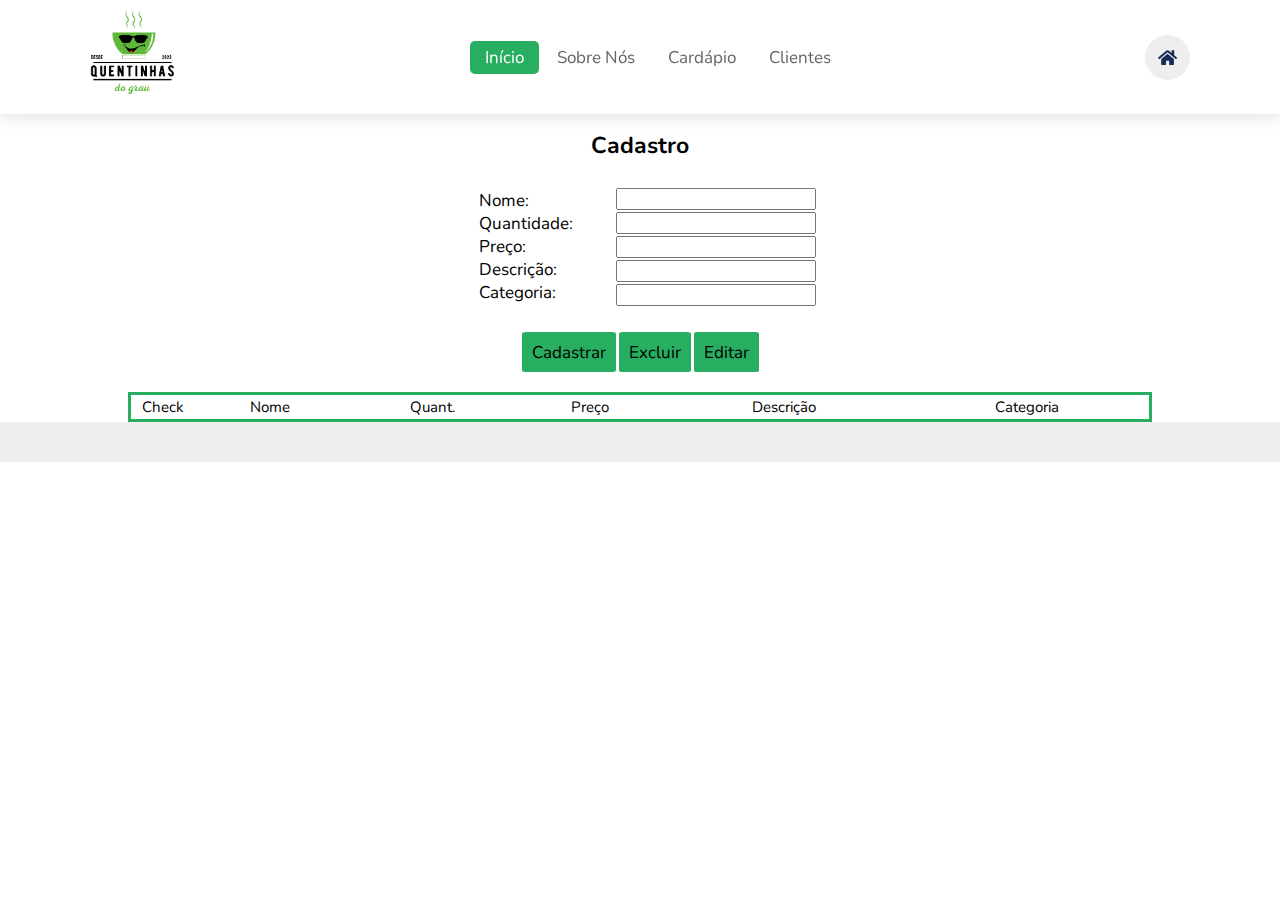
<file: admnist/index.html>
<!DOCTYPE html> 
<html lang="pt-BR">

<head>
    <meta charset='utf-8'>
    <meta http-equiv='X-UA-Compatible' content='IE=edge'>
    <title>Administrador</title>
    <meta name='viewport' content='width=device-width, initial-scale=1'>
    
    <link rel="stylesheet" href="https://unpkg.com/swiper/swiper-bundle.min.css" />

    <!-- font awesome cdn link  -->
    <link rel="stylesheet" href="https://cdnjs.cloudflare.com/ajax/libs/font-awesome/5.15.3/css/all.min.css">

    <link rel="stylesheet" href="css.css">

</head>

<body>

    <header>
        <a href="#" class="logo"><img src="logograu2.png" alt="" class="xxx"> </a>

        <nav class="navbar">
            <a class="active" href="/food website/index.html">Início</a>
            <a href="/food website/index.html">Sobre Nós</a>
            <a href="/food website/index.html">Cardápio</a>
            <a href="/food website/index.html">clientes</a>
        </nav>

        <div class="icons">

            <i class="fas fa-bars" id="menu-bars"></i>
            <a href="#" class="fas fa-home"></a>
            
        </div>
    </header>

    <h1 class="primeiro">Cadastro</h1>
    <div class="inputss-main">
        <div class="labels">
            <label for="nome">Nome:</label><br>
            <label for="qtdd">Quantidade:</label><br>
            <label for="preço">Preço:</label><br>
            <label for="desc">Descrição:</label><br>
            <label for="categoria">Categoria:</label><br>
        </div>
        <div class="inputs">
            <input type="text" id="name" name="nome"><br>
            <input type="number" id="qtd" name="qtdd"><br>
            <input type="number" id="preço" name="preço"><br>
            <input type="text" id="desc" name="desc"><br>
            <input type="text" id="categoria" name="categoria">
        </div>
    </div>
    <div class="botoes">
        <button id="cadastro">Cadastrar</button>
        <button id="excluir">Excluir</button>
        <button id="editar">Editar</button>
    </div>
    <div id="saida" >
        <table  width="100%" height="8%">
            <tr>
                <td width="6%">
                    Check
                </td>
                <td>
                    Nome
                </td>
                <td>
                    Quant.
                </td>
                <td>
                    Preço
                </td>
                <td>
                    Descrição
                </td>
                <td>
                    Categoria
                </td>
            </tr>
        </table>
    </div>
    <section class="menu" id="menu">
    <div class="box-container">

    </div>
</section>
    <script src="script.js"></script>
</body>

</html>
</file>
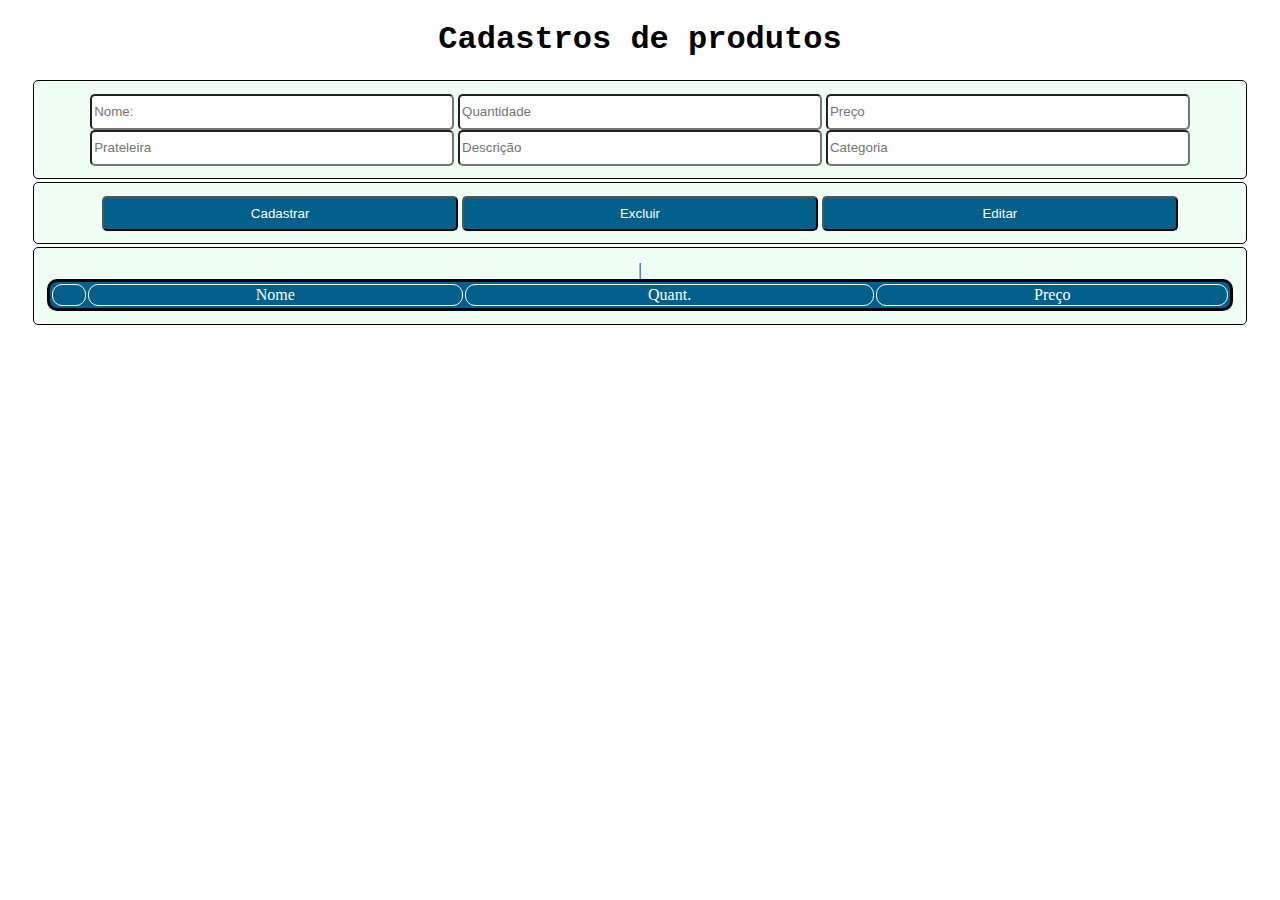
<file: CONTROLE-DE-ESTOQUE/index.html>
<!DOCTYPE html>
<html>
<head>
    <meta charset='utf-8'>
    <meta http-equiv='X-UA-Compatible' content='IE=edge'>
    <title>Aplicação</title>
    <meta name='viewport' content='width=device-width, initial-scale=1'>
    <link rel='stylesheet' type='text/css' media='screen' href='style.css'>
</head>
<body> 
    <h1>Cadastros de produtos</h1>
    <div id="wrap">
        <input type="text" placeholder="Nome:">
        <input type="number" placeholder="Quantidade">
        <input type="text" placeholder="Preço">
        <input type="text" placeholder="Prateleira">
        <input type="text" placeholder="Descrição">
        <input type="text" placeholder="Categoria">
    </div>
    <div id="botoes">
        <button>Cadastrar</button>
        <button>Excluir</button>
        <button>Editar</button>
    </div>
    <div id="saida">
        |<table  border="0" width="100%" height="5%">
            <tr>
                <td width="30px">
                </td>
                <td>
                    Nome
                </td>
                <td>
                    Quant.
                </td>
                <td>
                    Preço
                </td>
            </tr>
        </table>
    </div>
    <script src="script.js"></script>
</body>
</html>
</file>
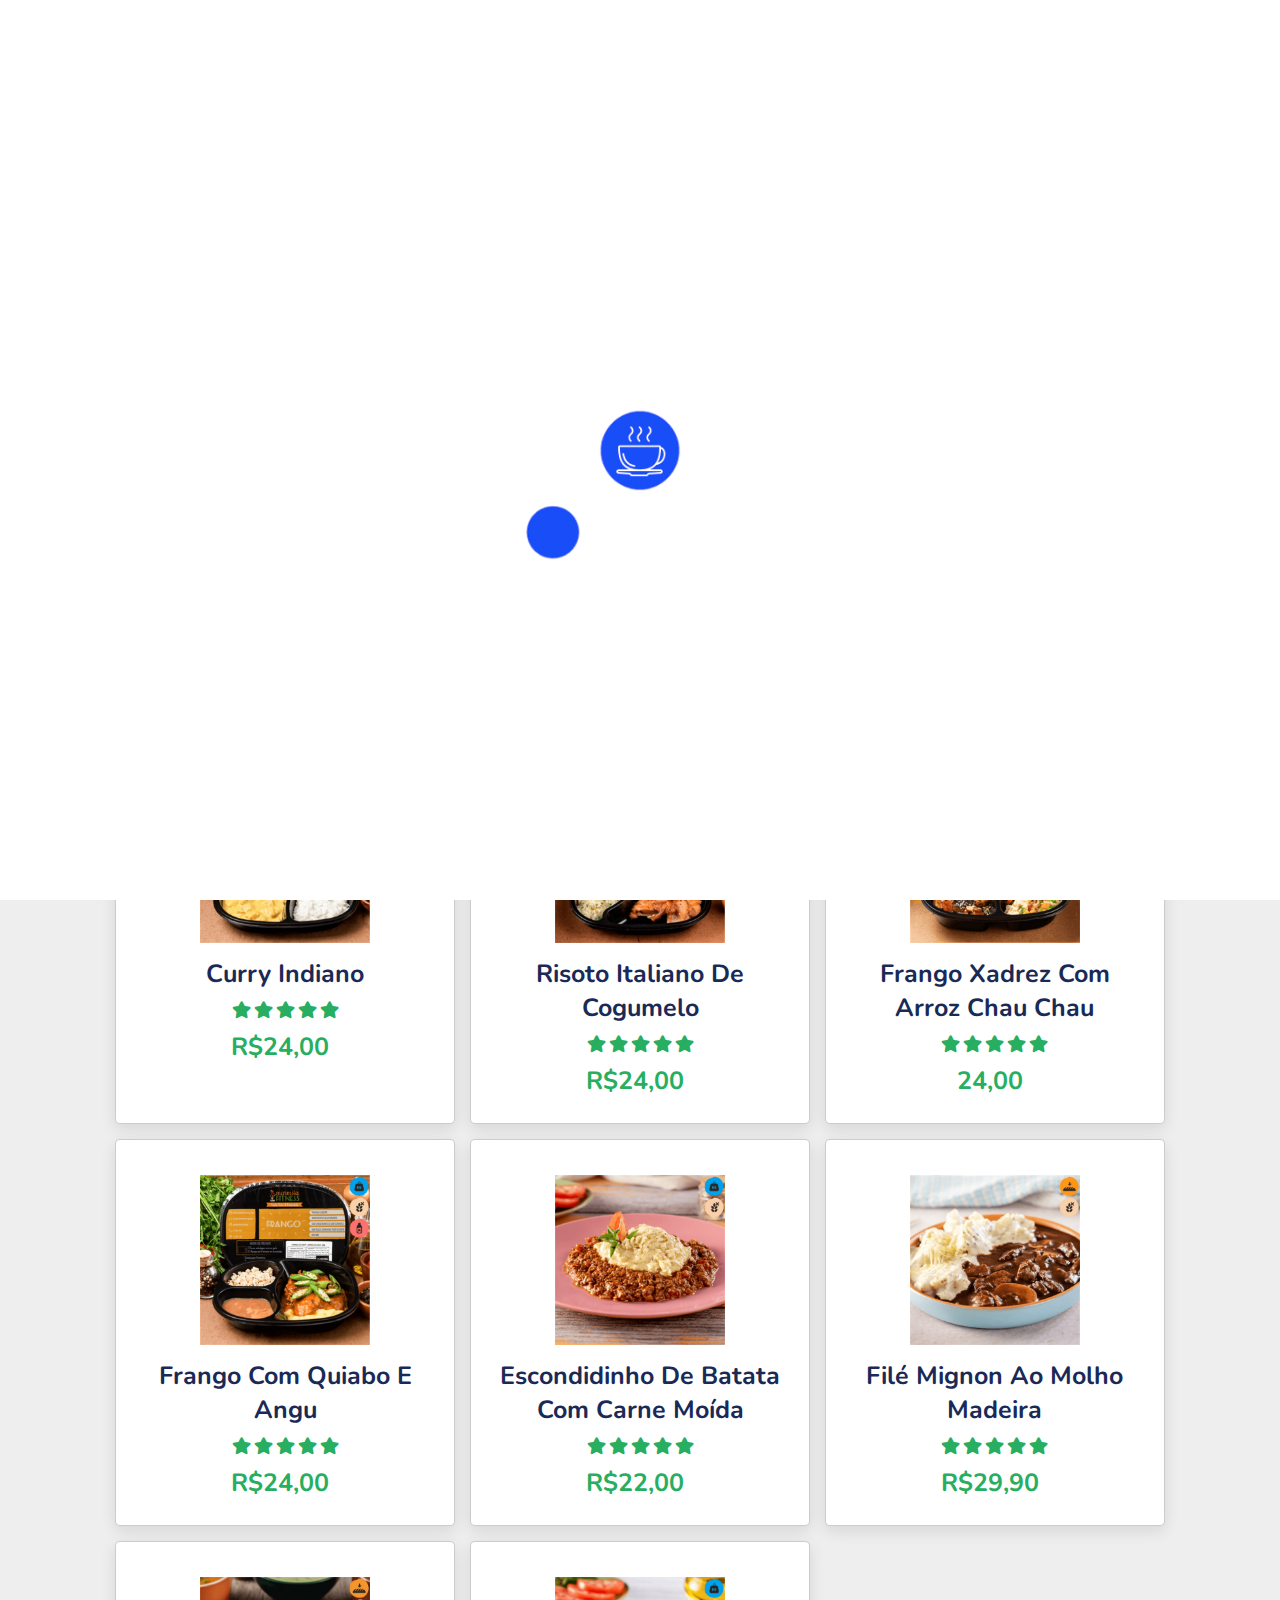
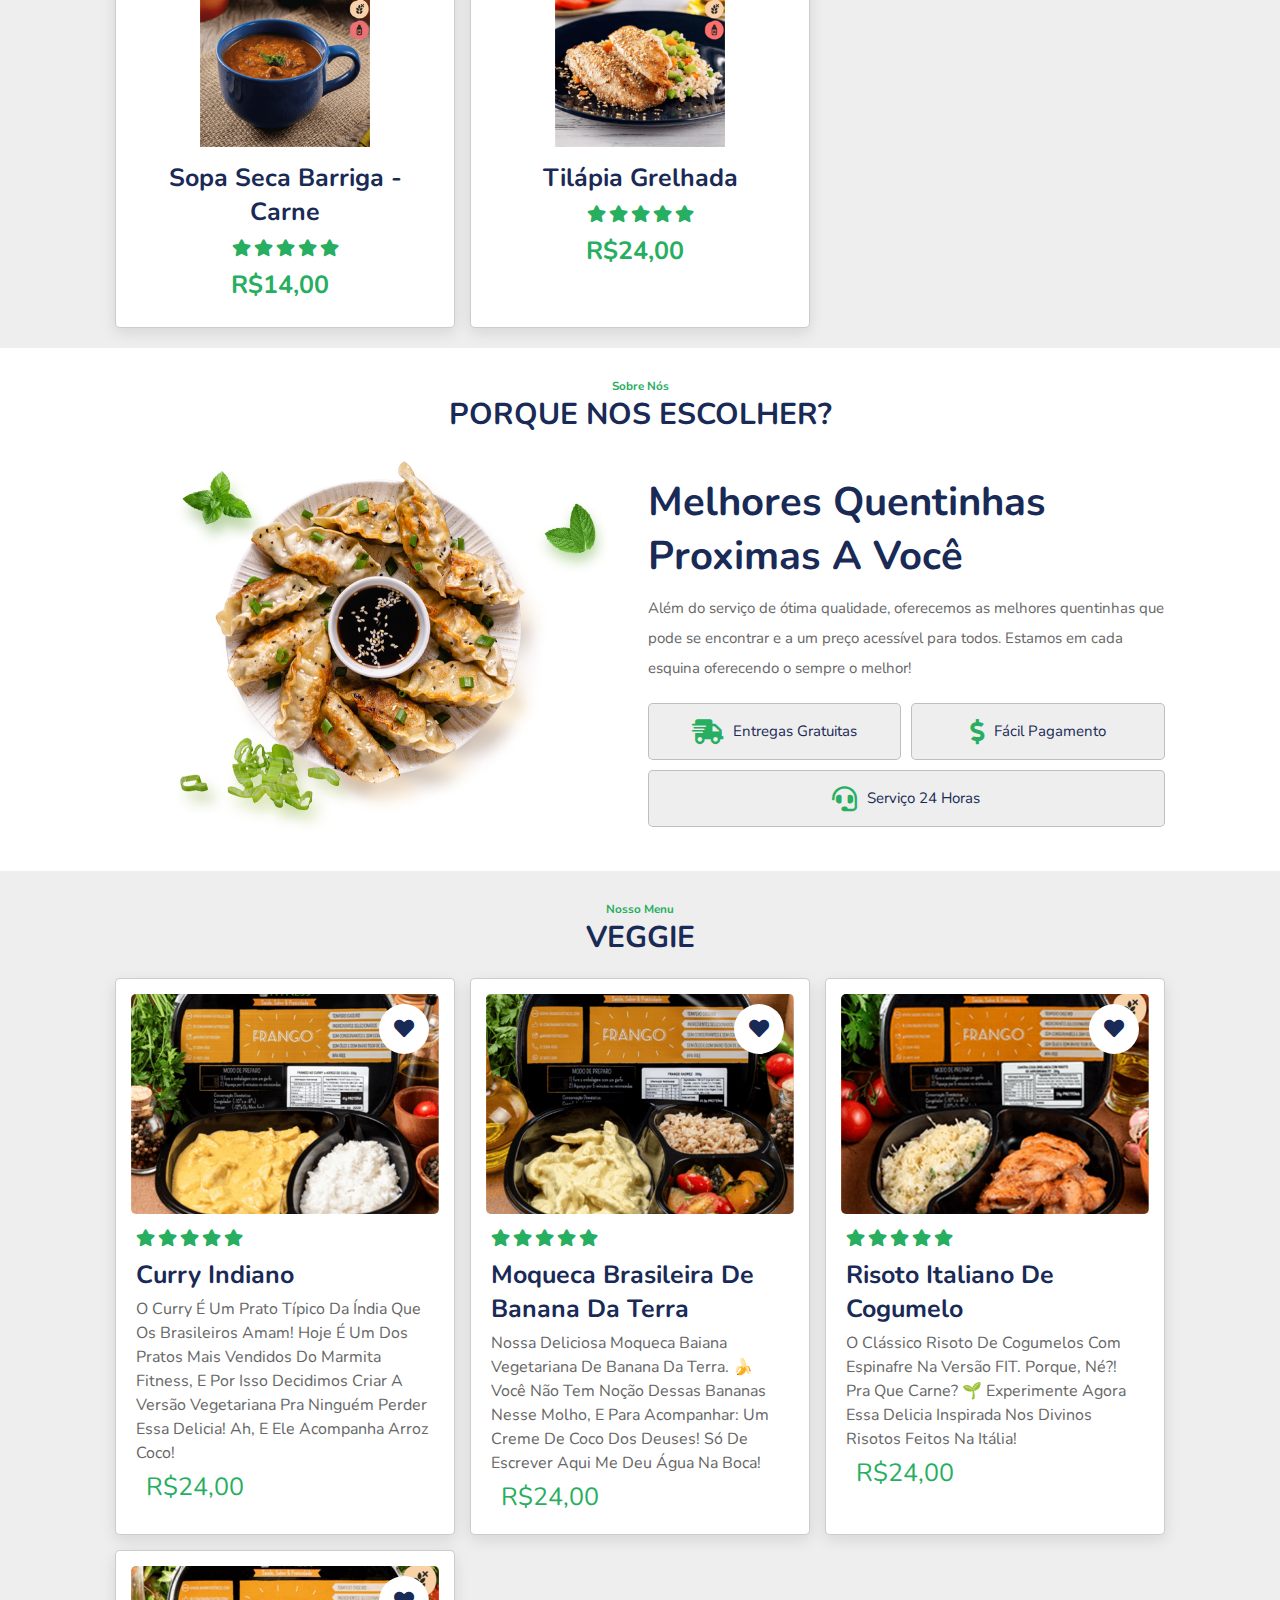
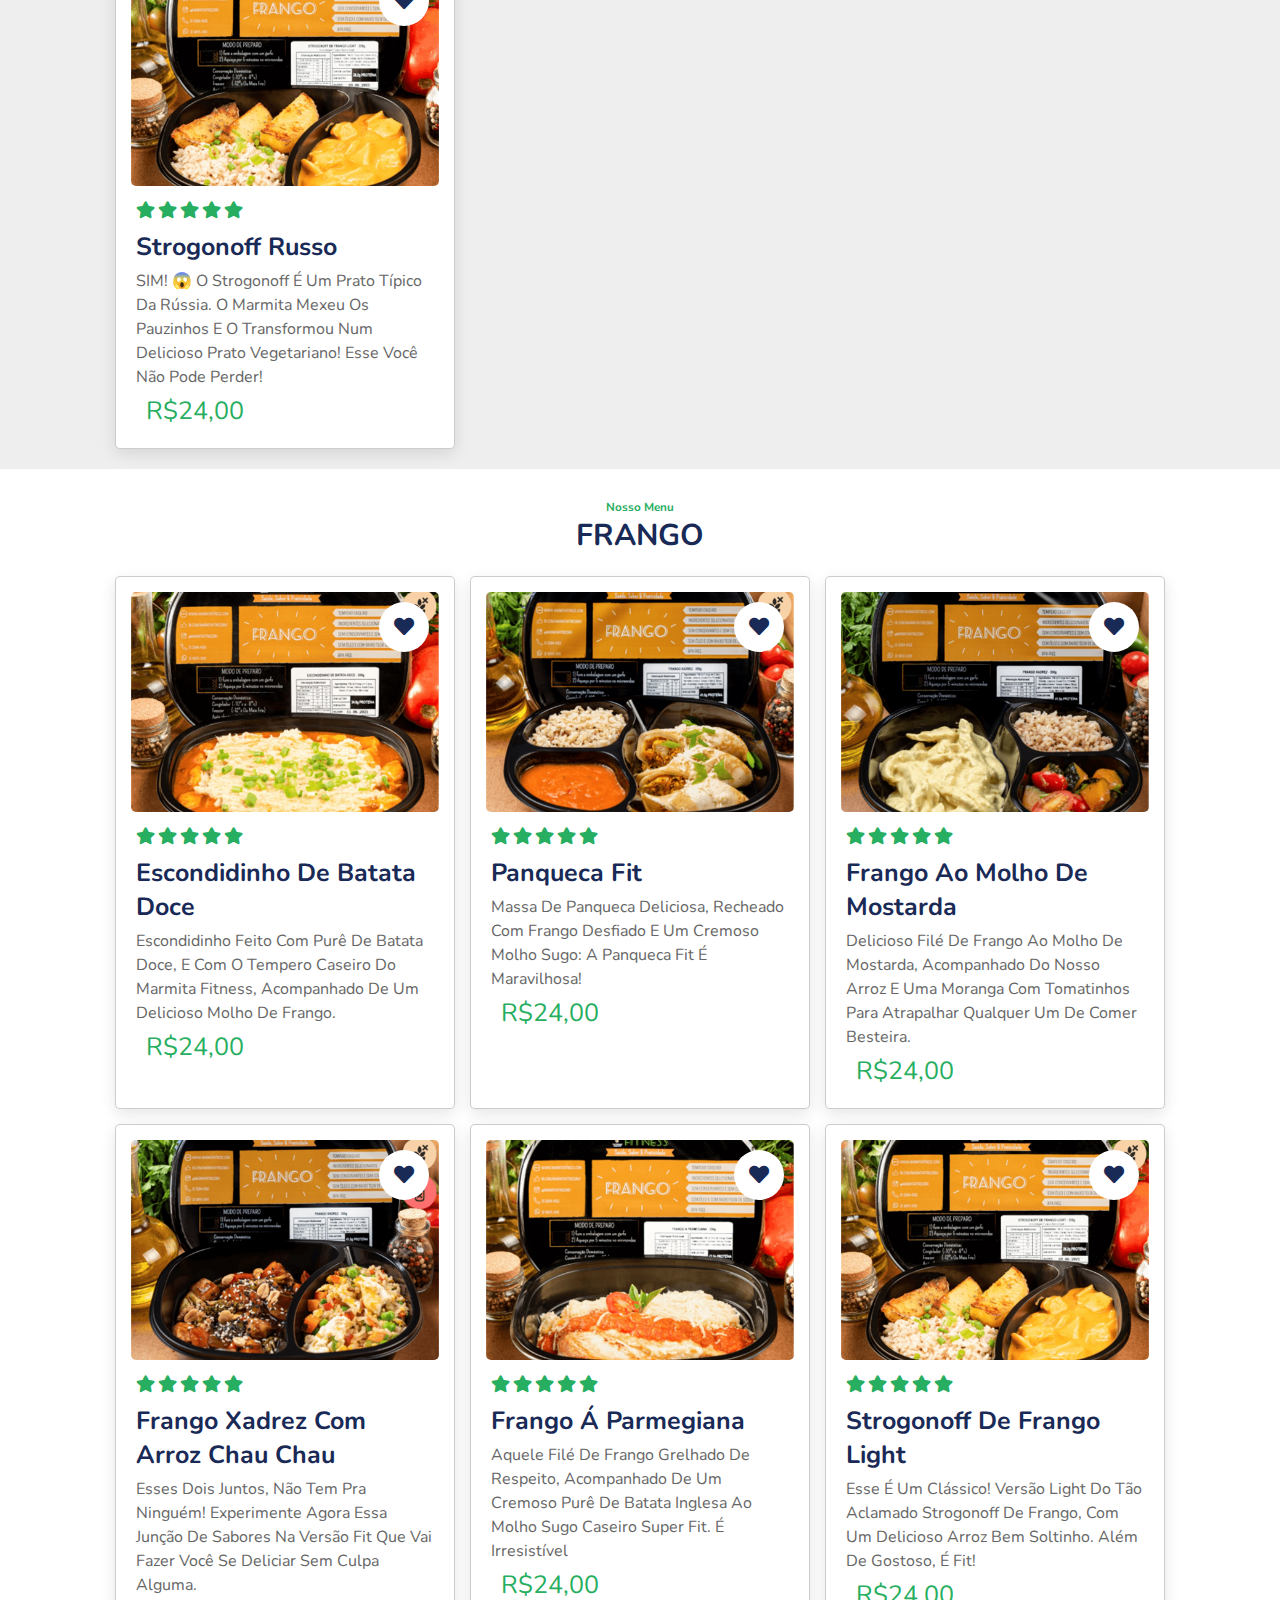
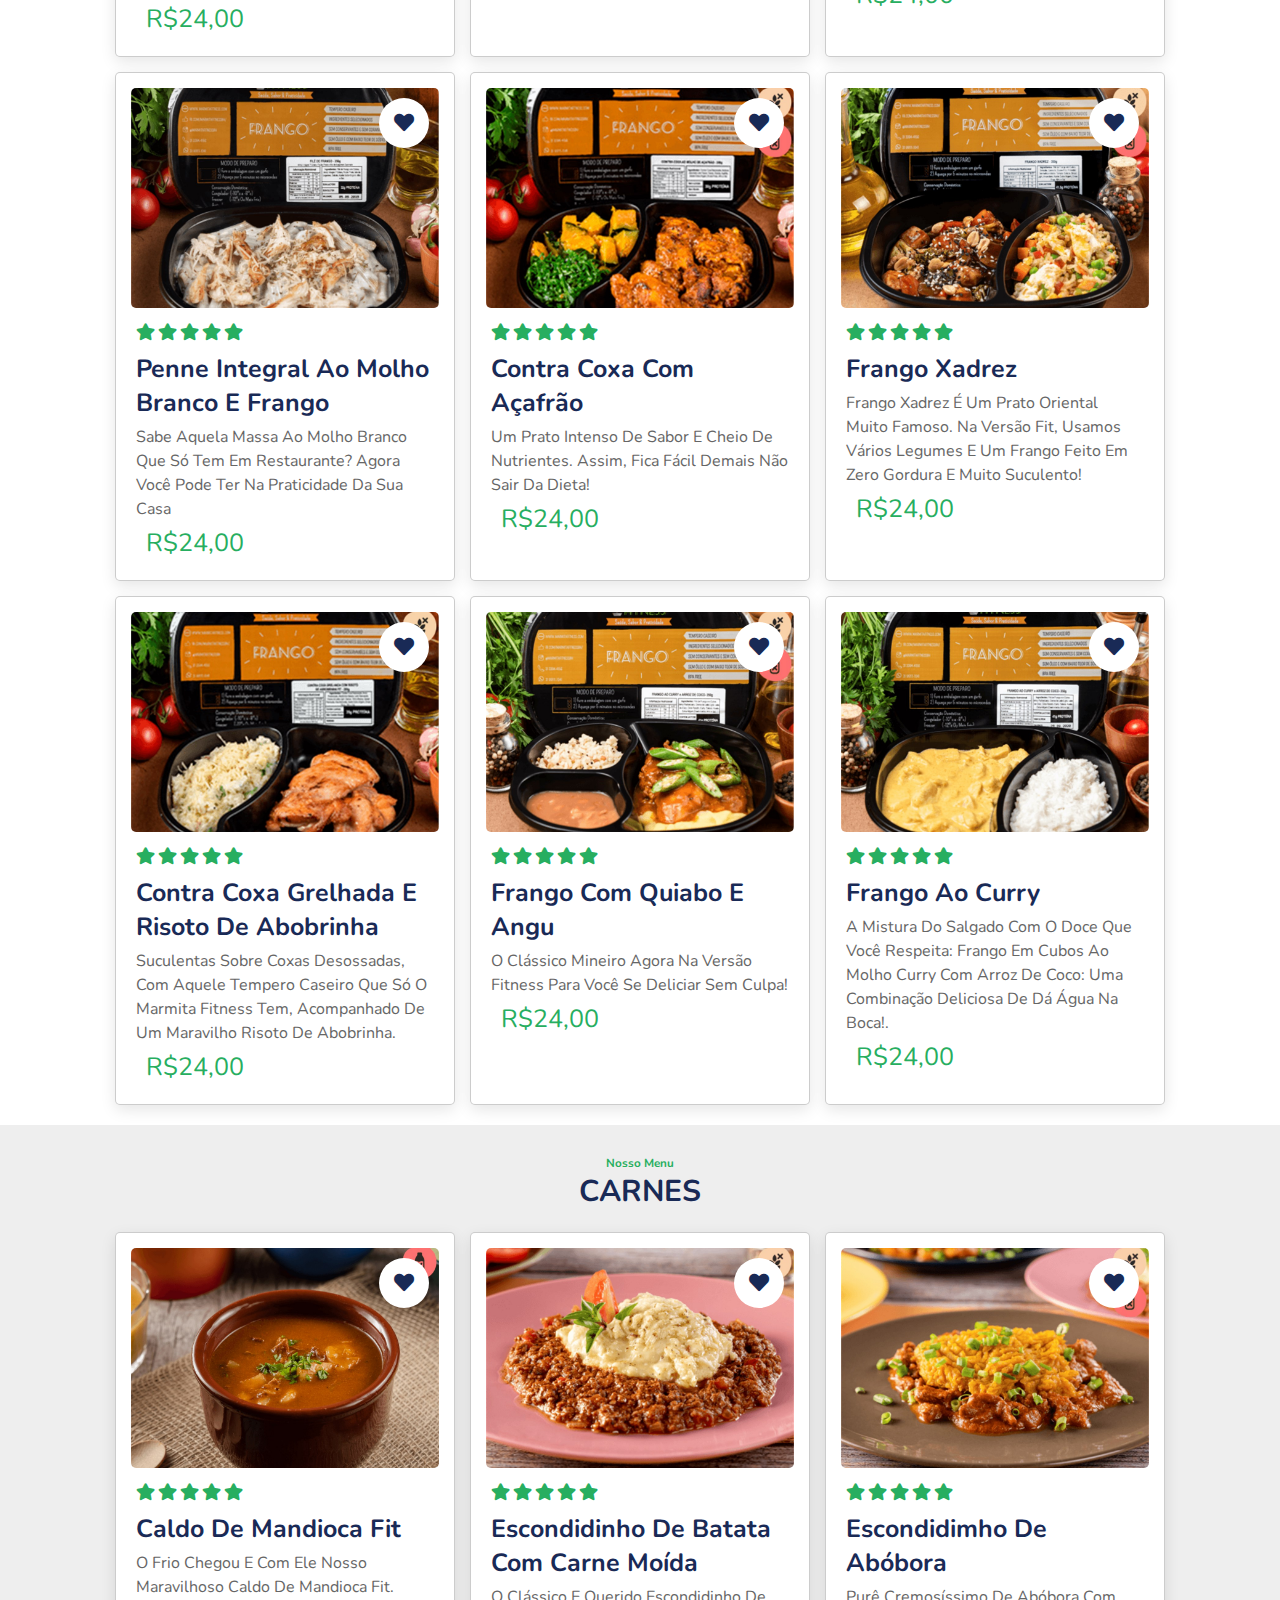
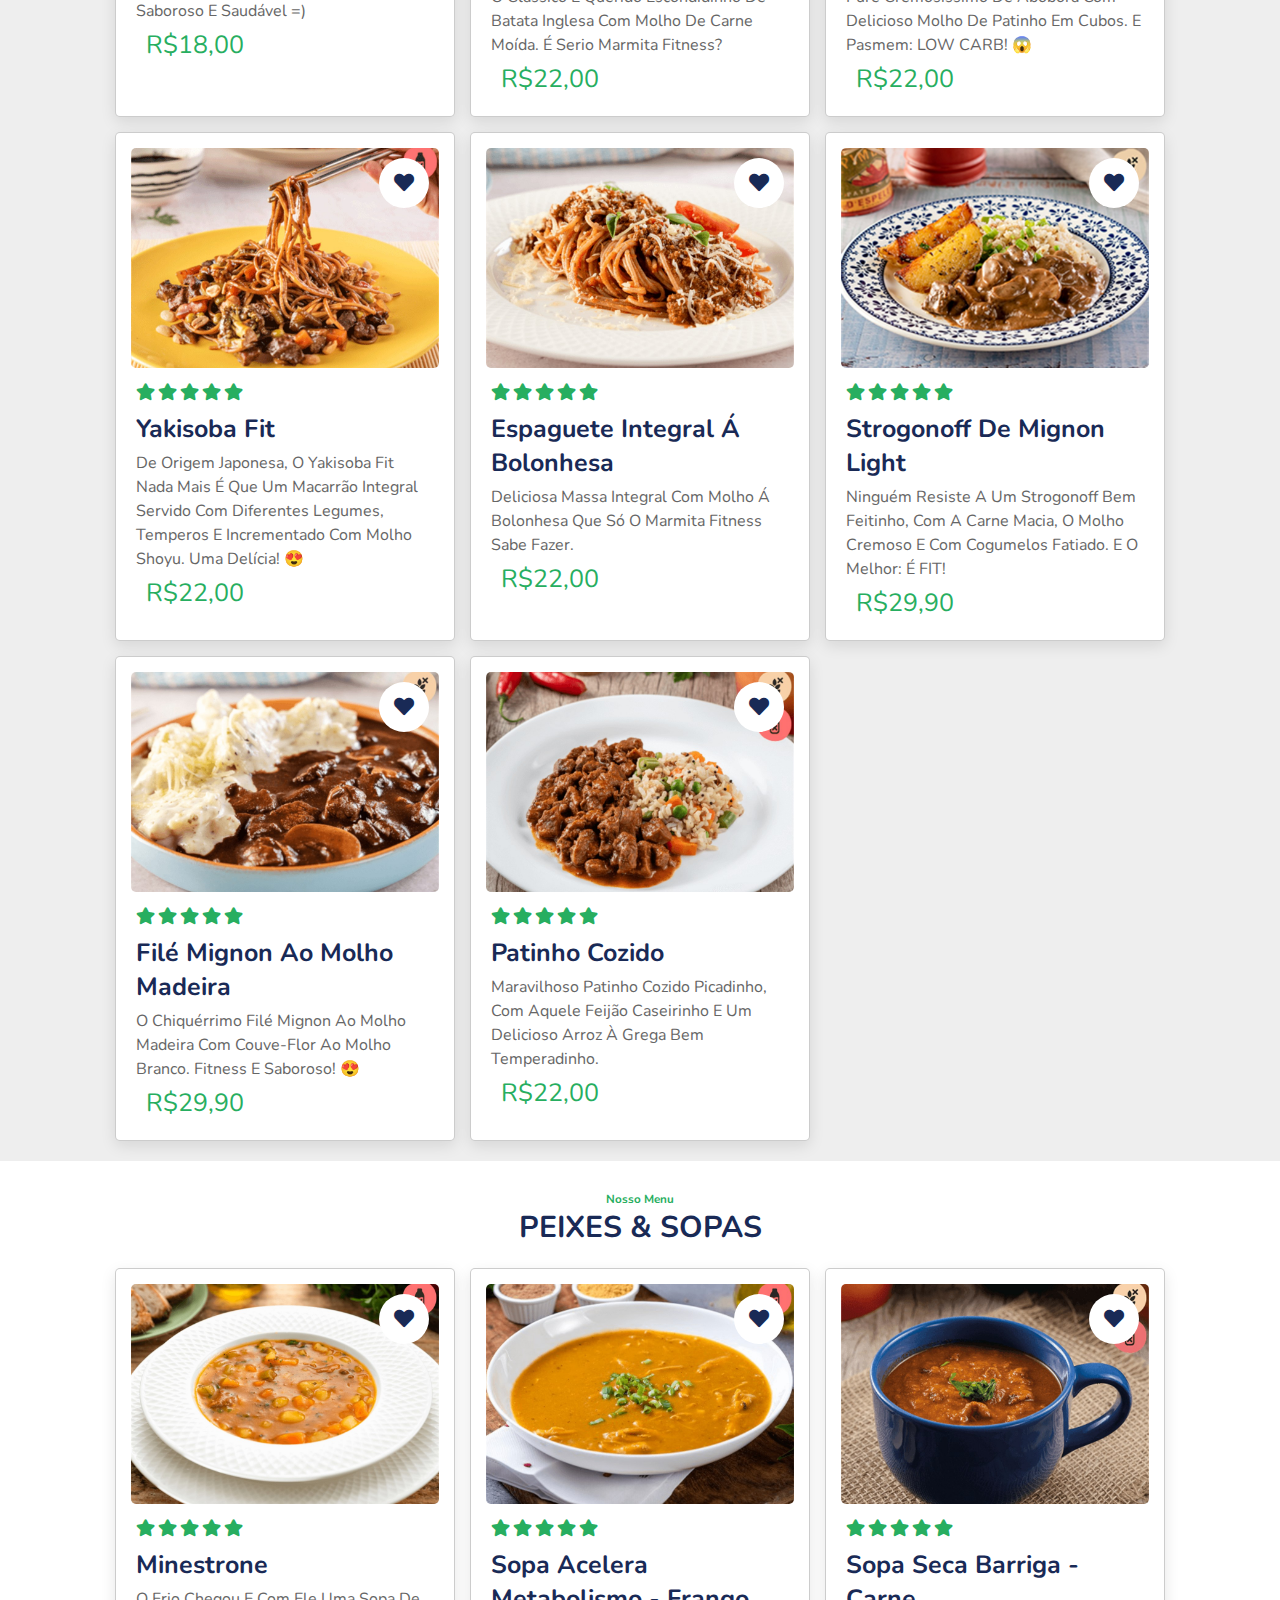
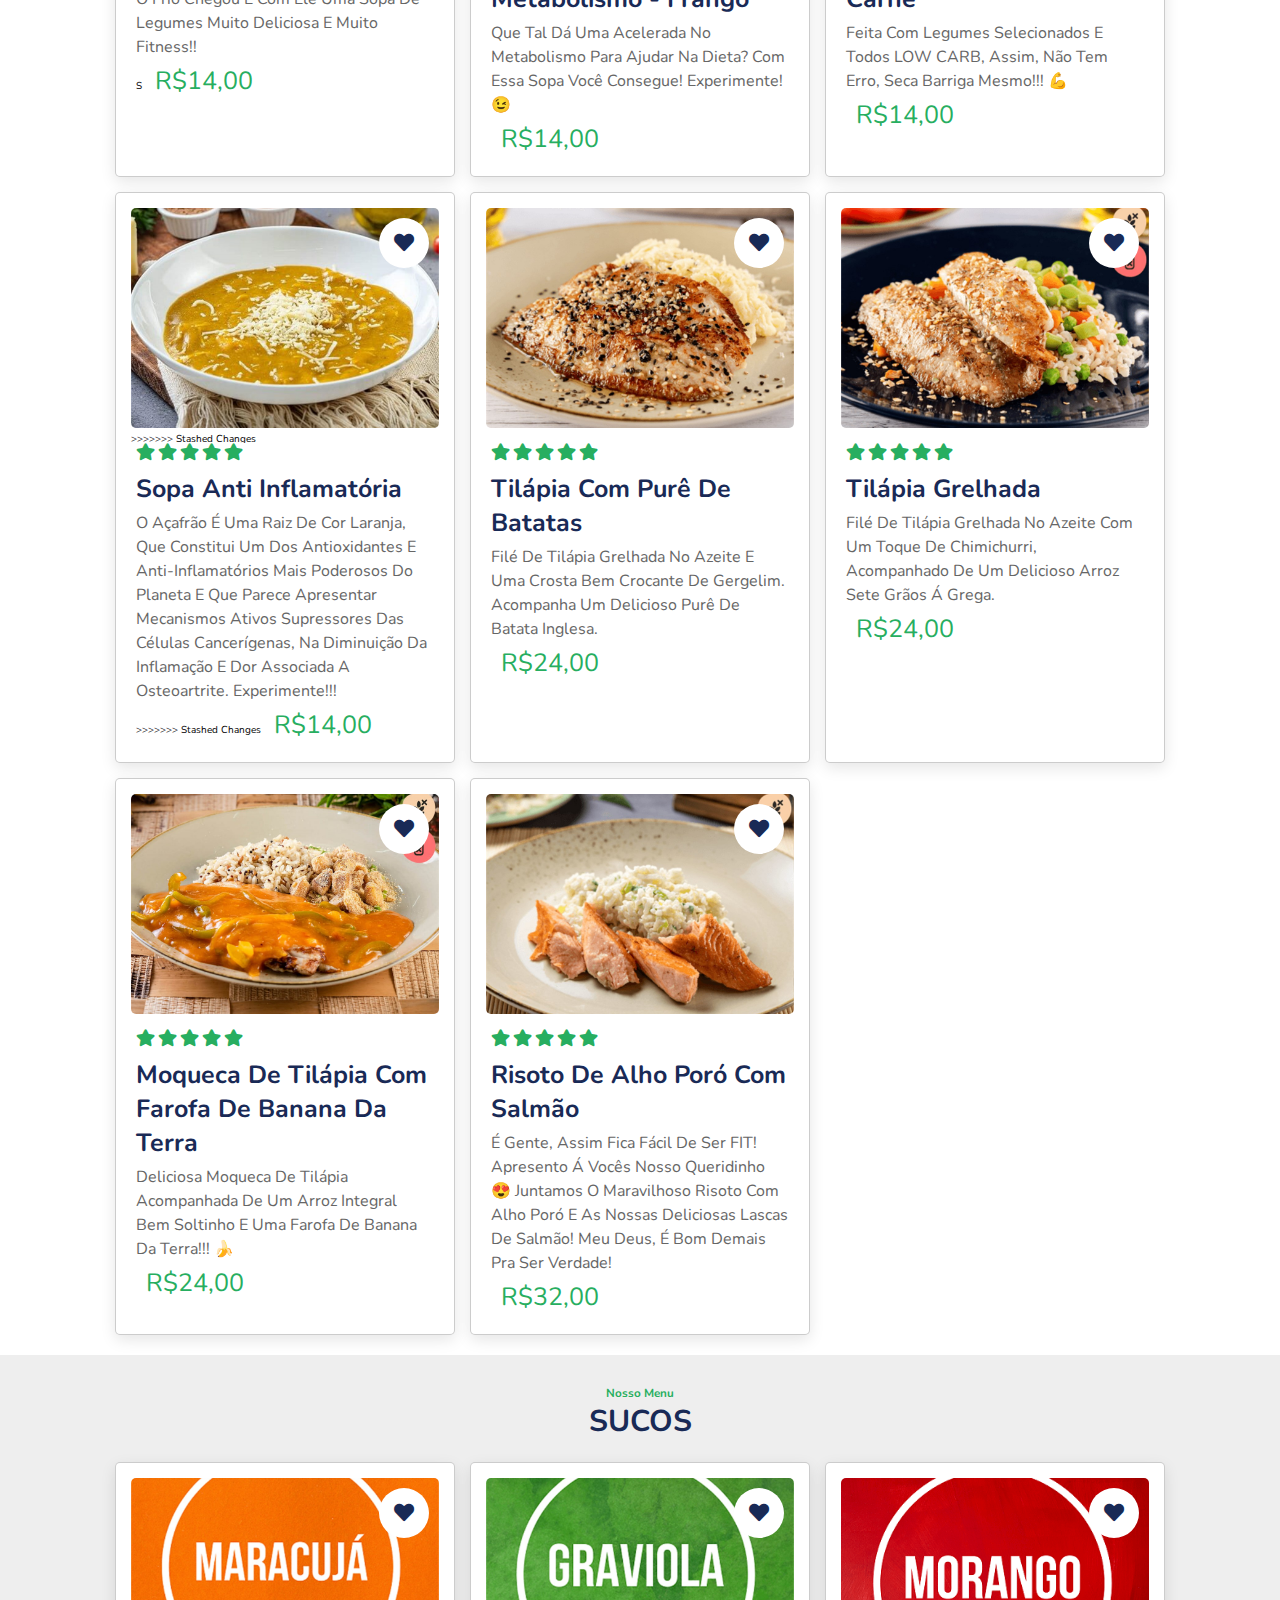
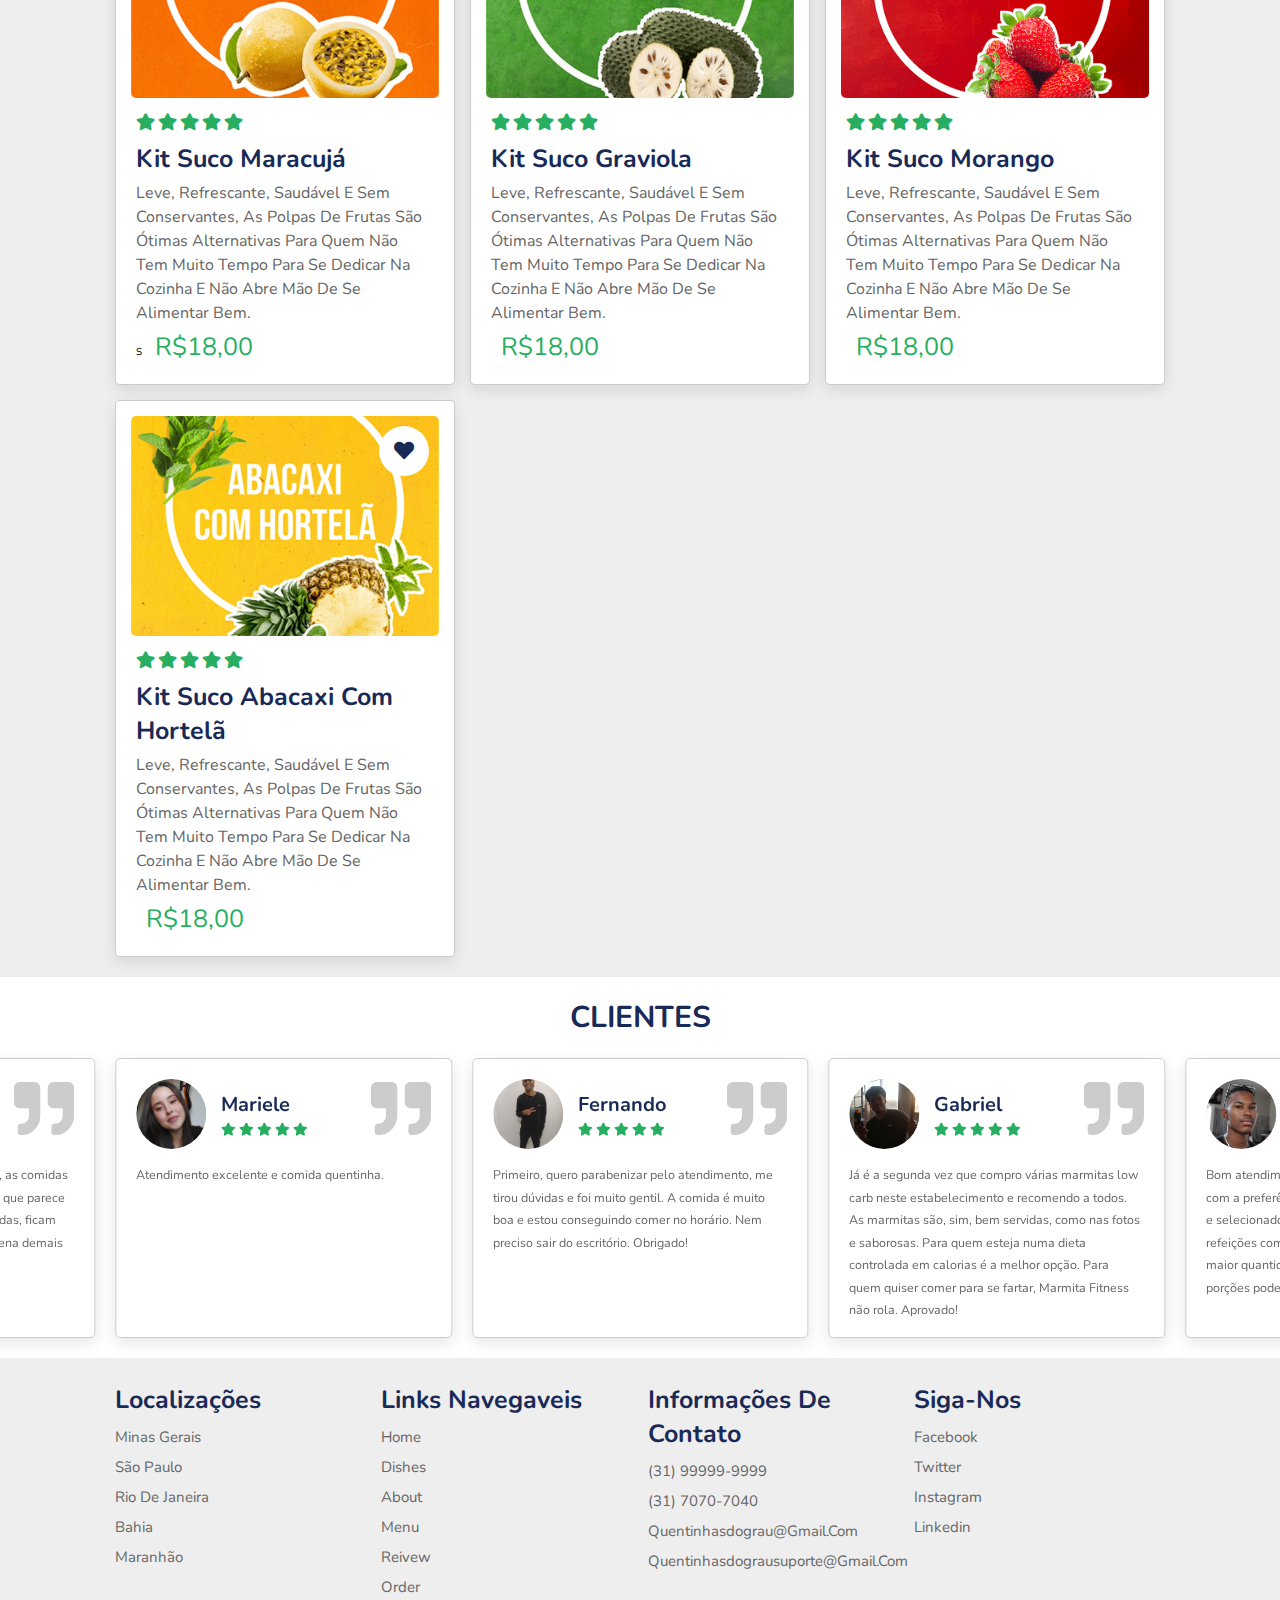
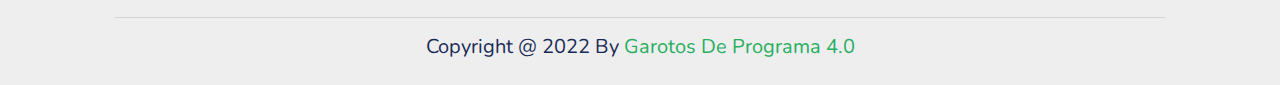
<file: food website/index.html>
<!DOCTYPE html>
<html lang="pt-BR">
 
<head>
    <meta charset="UTF-8">
    <meta http-equiv="X-UA-Compatible" content="IE=edge">
    <meta name="viewport" content="width=device-width, initial-scale=1.0">
    <title>Complete Responsive Food Website Design Tutorial</title>

    <link rel="stylesheet" href="https://unpkg.com/swiper/swiper-bundle.min.css" />

    <!-- font awesome cdn link  -->
    <link rel="stylesheet" href="https://cdnjs.cloudflare.com/ajax/libs/font-awesome/5.15.3/css/all.min.css">

    <!-- custom css file link  -->
    <link rel="stylesheet" href="css/style.css">
    <link rel="stylesheet" href="css/login.css">

</head>

<body>

    <!-- header section starts      -->

    <header>

        <a href="#" class="logo"><img src="/food website/images/logograu2.png" alt="" class="xxx"> </a>

        <nav class="navbar">
            <a class="active" href="#home">Início</a>

            <a href="#about">Sobre Nós</a>
            <a href="#menu">Cardápio</a>
            <a href="#review">clientes</a>

        </nav>

        <div class="icons">
            <i class="fas fa-bars" id="menu-bars"></i>
            <i class="fas fa-search" id="search-icon"></i>
            <a href="#" class="fas fa-home"></a>
            <button onclick="document.getElementById('janela').style.display='block'" style="width:auto;">
                <b class="">Entrar</b>
            </button>


            <!-- Modal -->
 
        </div>
        <div id="janela" class="modal">
            <form class="modal-content animate" action="" method="post">
                <div class="imgcontainer">
                    <span onclick="document.getElementById('janela').style.display='none'" class="close"
                        title="Close Modal">&times;
                    </span>
                    <img src="/food website/images/logograu2.png" alt="Avatar" class="avatar">
                </div>
                <div class="container">
                    <label for="uname"><b>Administrador</b></label><br>
                    <input type="text" id="name" placeholder="Administrador" name="uname" required><br>
                    <label for="psw"><b>Código</b></label><br>
                    <input type="password" id="senha" placeholder="123" name="psw" required><br>
                    <input class="buttom-form" id="cadastro" type="submit" value="Entrar">

                </div>
            </form>
        </div>

    </header>



    <!-- header section ends-->

    <!-- search form  -->

    <form action="" id="search-form">
        <input type="search" placeholder="pesquise aqui" name="" id="search-box">
        <label for="search-box" class="fas fa-search"></label>
        <i class="fas fa-times" id="close"></i>
    </form>

    <!-- home section starts  -->

    <section class="home" id="home">

        <div class="swiper-container home-slider">

            <div class="swiper-wrapper wrapper">

                <div class="swiper-slide slide">
                    <div class="content">

                        <h3>Marmita Veggie</h3>
                        <p>O veganismo não é uma simples dieta, é um estilo de vida! A culinária vegana é saborosa,
                            variada e visualmente linda. Aproveite nosso cardápio variado!</p>

                    </div>
                    <div class="image">
                        <img src="images/saldavee-alho.png" alt="">
                    </div>
                </div>

                <div class="swiper-slide slide">
                    <div class="content">

                        <h3>Marmita Fitness</h3>
                        <p>Imagina você conseguir comer uma comida gostosa, saudável, sem glúten, sem lactose, sem ter
                            trabalho de fazer, em qualquer lugar e a um preço maravilhoso?</p>

                    </div>
                    <div class="image">
                        <img src="images/mulher.png" alt="">
                    </div>
                </div>

                <div class="swiper-slide slide">
                    <div class="content">

                        <h3>Sucos Naturais</h3>
                        <p>Já imaginou se deliciar com os mais diversos sabores de sucos naturais, como se tivesse
                            colhido cada fruta direto do pé?! Com a Quentinhas do Grau, você garante isso e muito mais!
                        </p>

                    </div>
                    <div class="image">
                        <img src="images/img-s2.png" alt="">
                    </div>
                </div>

            </div>

            <div class="swiper-pagination"></div>

        </div>

    </section>

    <!-- home section ends -->

    <!-- dishes section starts  -->

    <section class="dishes" id="dishes">

        <h3 class="sub-heading"> Mais Vendidos </h3>
        <h1 class="heading"> Destaques da semana </h1>

        <div class="box-container">

            <div class="box">
                <a href="#" class="fas fa-heart"></a>
                <a href="#" class="fas fa-eye"></a>
                <img src="images/frango//curry.jpeg" alt="">
                <h3>Curry Indiano</h3>
                <div class="stars">
                    <i class="fas fa-star"></i>
                    <i class="fas fa-star"></i>
                    <i class="fas fa-star"></i>
                    <i class="fas fa-star"></i>
                    <i class="fas fa-star"></i>
                </div>
                <span>R$24,00</span>

            </div>
            <div class="box">
                <a href="#" class="fas fa-heart"></a>
                <a href="#" class="fas fa-eye"></a>
                <img src="images/frango/risoto.jpeg" alt="">
                <h3>Risoto Italiano de Cogumelo</h3>
                <div class="stars">
                    <i class="fas fa-star"></i>
                    <i class="fas fa-star"></i>
                    <i class="fas fa-star"></i>
                    <i class="fas fa-star"></i>
                    <i class="fas fa-star"></i>
                </div>
                <span>R$24,00</span>

            </div>
            <div class="box">
                <a href="#" class="fas fa-heart"></a>
                <a href="#" class="fas fa-eye"></a>
                <img src="images/frango/frango-xadrez.jpeg" alt="">
                <h3>Frango Xadrez com Arroz Chau Chau</h3>
                <div class="stars">
                    <i class="fas fa-star"></i>
                    <i class="fas fa-star"></i>
                    <i class="fas fa-star"></i>
                    <i class="fas fa-star"></i>
                    <i class="fas fa-star"></i>
                </div>
                <span>24,00</span>

            </div>

            <div class="box">
                <a href="#" class="fas fa-heart"></a>
                <a href="#" class="fas fa-eye"></a>
                <img src="images/frango/quiabo.jpeg" alt="">
                <h3>Frango com Quiabo e Angu</h3>
                <div class="stars">
                    <i class="fas fa-star"></i>
                    <i class="fas fa-star"></i>
                    <i class="fas fa-star"></i>
                    <i class="fas fa-star"></i>
                    <i class="fas fa-star"></i>
                </div>
                <span>R$24,00</span>

            </div>

            <div class="box">
                <a href="#" class="fas fa-heart"></a>
                <a href="#" class="fas fa-eye"></a>
                <img src="images/Carnes/Escondidinho-de-Batata.jpeg" alt="">
                <h3>Escondidinho de batata com carne moída</h3>
                <div class="stars">
                    <i class="fas fa-star"></i>
                    <i class="fas fa-star"></i>
                    <i class="fas fa-star"></i>
                    <i class="fas fa-star"></i>
                    <i class="fas fa-star"></i>
                </div>
                <span>R$22,00</span>

            </div>

            <div class="box">
                <a href="#" class="fas fa-heart"></a>
                <a href="#" class="fas fa-eye"></a>
                <img src="images/Carnes/File-mignon-madeira.jpeg" alt="">
                <h3>Filé Mignon ao Molho Madeira</h3>
                <div class="stars">
                    <i class="fas fa-star"></i>
                    <i class="fas fa-star"></i>
                    <i class="fas fa-star"></i>
                    <i class="fas fa-star"></i>
                    <i class="fas fa-star"></i>
                </div>
                <span>R$29,90</span>

            </div>

            <div class="box">
                <a href="#" class="fas fa-heart"></a>
                <a href="#" class="fas fa-eye"></a>
                <img src="images/Peixe-Sopa/sopa-seca.jpeg" alt="">
                <h3>Sopa Seca Barriga - Carne</h3>
                <div class="stars">
                    <i class="fas fa-star"></i>
                    <i class="fas fa-star"></i>
                    <i class="fas fa-star"></i>
                    <i class="fas fa-star"></i>
                    <i class="fas fa-star"></i>
                </div>
                <span>R$14,00</span>

            </div>

            <div class="box">
                <a href="#" class="fas fa-heart"></a>
                <a href="#" class="fas fa-eye"></a>
                <img src="images/Peixe-Sopa/tilapia-grelhada.jpeg" alt="">
                <h3>Tilápia Grelhada</h3>
                <div class="stars">
                    <i class="fas fa-star"></i>
                    <i class="fas fa-star"></i>
                    <i class="fas fa-star"></i>
                    <i class="fas fa-star"></i>
                    <i class="fas fa-star"></i>
                </div>
                <span>R$24,00</span>

            </div>

        </div>

    </section>

    <!-- dishes section ends -->

    <!-- about section starts  -->

    <section class="about" id="about">

        <h3 class="sub-heading"> sobre nós </h3>
        <h1 class="heading"> porque nos escolher? </h1>

        <div class="row">

            <div class="image">
                <img src="images/about-img.png" alt="">
            </div>

            <div class="content">
                <h3>Melhores quentinhas proximas a você</h3>
                <p>Além do serviço de ótima qualidade, oferecemos as melhores quentinhas que pode se encontrar e a um
                    preço acessível para todos. Estamos em cada esquina oferecendo o sempre o melhor!</p>
                <div class="icons-container">
                    <div class="icons">
                        <i class="fas fa-shipping-fast"></i>
                        <span>entregas gratuitas</span>
                    </div>
                    <div class="icons">
                        <i class="fas fa-dollar-sign"></i>
                        <span>fácil pagamento</span>
                    </div>
                    <div class="icons">
                        <i class="fas fa-headset"></i>
                        <span>serviço 24 horas</span>
                    </div>
                </div>
            </div>

        </div>

    </section>

    <!-- about section ends -->

    <!-- menu section starts  -->

    <section class="menu" id="menu">

        <h3 class="sub-heading"> Nosso menu </h3>
        <h1 class="heading"> Veggie </h1>

        <div class="box-container">

            <div class="box">
                <div class="image">
                    <img src="images/frango//curry.jpeg" alt="">
                    <a href="#" class="fas fa-heart"></a>
                </div>
                <div class="content">
                    <div class="stars">
                        <i class="fas fa-star"></i>
                        <i class="fas fa-star"></i>
                        <i class="fas fa-star"></i>
                        <i class="fas fa-star"></i>
                        <i class="fas fa-star"></i>
                    </div>
                    <h3>Curry Indiano </h3>
                    <p>O Curry é um prato típico da Índia que os brasileiros amam!
                        Hoje é um dos pratos mais vendidos do Marmita Fitness, e por isso decidimos criar a versão
                        vegetariana pra ninguém perder essa delicia!
                        Ah, e ele acompanha arroz coco!</p>

                    <span class="price">R$24,00</span>
                </div>
            </div>

            <div class="box">
                <div class="image">
                    <img src="images/frango/molho de mostarda.jpeg" alt="">
                    <a href="#" class="fas fa-heart"></a>
                </div>
                <div class="content">
                    <div class="stars">
                        <i class="fas fa-star"></i>
                        <i class="fas fa-star"></i>
                        <i class="fas fa-star"></i>
                        <i class="fas fa-star"></i>
                        <i class="fas fa-star"></i>
                    </div>
                    <h3>Moqueca Brasileira de Banana da Terra</h3>
                    <p>Nossa deliciosa Moqueca Baiana Vegetariana de Banana da Terra. 🍌 Você não tem noção dessas
                        bananas nesse molho, e para acompanhar: um creme de coco dos deuses! Só de escrever aqui me deu
                        água na boca! </p>

                    <span class="price">R$24,00</span>
                </div>
            </div>
            <div class="box">
                <div class="image">
                    <img src="images/frango/risoto.jpeg" alt="">
                    <a href="#" class="fas fa-heart"></a>
                </div>
                <div class="content">
                    <div class="stars">
                        <i class="fas fa-star"></i>
                        <i class="fas fa-star"></i>
                        <i class="fas fa-star"></i>
                        <i class="fas fa-star"></i>
                        <i class="fas fa-star"></i>
                    </div>
                    <h3>Risoto Italiano de Cogumelo</h3>
                    <p>O clássico Risoto de Cogumelos com espinafre na versão FIT. Porque, né?! Pra que carne? 🌱
                        Experimente agora essa delicia inspirada nos divinos risotos feitos na Itália!</p>

                    <span class="price">R$24,00</span>
                </div>
            </div>
            <div class="box">
                <div class="image">
                    <img src="images/frango/strogonoff].jpeg" alt="">
                    <a href="#" class="fas fa-heart"></a>
                </div>
                <div class="content">
                    <div class="stars">
                        <i class="fas fa-star"></i>
                        <i class="fas fa-star"></i>
                        <i class="fas fa-star"></i>
                        <i class="fas fa-star"></i>
                        <i class="fas fa-star"></i>
                    </div>
                    <h3>Strogonoff Russo </h3>
                    <p>SIM! 😱 O Strogonoff é um prato típico da Rússia.
                        O Marmita mexeu os pauzinhos e o transformou num delicioso prato Vegetariano!
                        Esse você não pode perder!</p>

                    <span class="price">R$24,00</span>
                </div>
            </div>


        </div>

    </section>

    <section class="menu" id="menu">

        <h3 class="sub-heading"> Nosso Menu </h3>
        <h1 class="heading"> Frango </h1>

        <div class="box-container">

            <div class="box">
                <div class="image">
                    <img src="images/frango/batata-doce.jpeg" alt="">
                    <a href="#" class="fas fa-heart"></a>
                </div>
                <div class="content">
                    <div class="stars">
                        <i class="fas fa-star"></i>
                        <i class="fas fa-star"></i>
                        <i class="fas fa-star"></i>
                        <i class="fas fa-star"></i>
                        <i class="fas fa-star"></i>
                    </div>
                    <h3>Escondidinho de Batata Doce</h3>
                    <p>Escondidinho feito com purê de batata doce, e com o tempero caseiro do Marmita Fitness,
                        acompanhado de um delicioso molho de Frango.</p>

                    <span class="price">R$24,00</span>
                </div>
            </div>

            <div class="box">
                <div class="image">
                    <img src="images/frango/panceca.jpeg" alt="">
                    <a href="#" class="fas fa-heart"></a>
                </div>
                <div class="content">
                    <div class="stars">
                        <i class="fas fa-star"></i>
                        <i class="fas fa-star"></i>
                        <i class="fas fa-star"></i>
                        <i class="fas fa-star"></i>
                        <i class="fas fa-star"></i>
                    </div>
                    <h3>Panqueca Fit</h3>
                    <p>Massa de panqueca deliciosa, recheado com frango desfiado e um cremoso molho sugo: a Panqueca Fit
                        é maravilhosa!</p>

                    <span class="price">R$24,00</span>
                </div>
            </div>
            <div class="box">
                <div class="image">
                    <img src="images/frango/molho de mostarda.jpeg" alt="">
                    <a href="#" class="fas fa-heart"></a>
                </div>
                <div class="content">
                    <div class="stars">
                        <i class="fas fa-star"></i>
                        <i class="fas fa-star"></i>
                        <i class="fas fa-star"></i>
                        <i class="fas fa-star"></i>
                        <i class="fas fa-star"></i>
                    </div>
                    <h3>Frango ao Molho de Mostarda</h3>
                    <p>Delicioso Filé de Frango ao molho de Mostarda, acompanhado do nosso Arroz e uma moranga com
                        tomatinhos para atrapalhar qualquer um de comer besteira.</p>

                    <span class="price">R$24,00</span>
                </div>
            </div>
            <div class="box">
                <div class="image">
                    <img src="images/frango/frango-xadrez.jpeg" alt="">
                    <a href="#" class="fas fa-heart"></a>
                </div>
                <div class="content">
                    <div class="stars">
                        <i class="fas fa-star"></i>
                        <i class="fas fa-star"></i>
                        <i class="fas fa-star"></i>
                        <i class="fas fa-star"></i>
                        <i class="fas fa-star"></i>
                    </div>
                    <h3>Frango Xadrez com Arroz Chau Chau</h3>
                    <p>Esses dois juntos, não tem pra ninguém! Experimente agora essa junção de sabores na versão Fit
                        que vai fazer você se deliciar sem culpa alguma.</p>

                    <span class="price">R$24,00</span>
                </div>
            </div>
            <div class="box">
                <div class="image">
                    <img src="images/frango/parmegiana.jpeg" alt="">
                    <a href="#" class="fas fa-heart"></a>
                </div>
                <div class="content">
                    <div class="stars">
                        <i class="fas fa-star"></i>
                        <i class="fas fa-star"></i>
                        <i class="fas fa-star"></i>
                        <i class="fas fa-star"></i>
                        <i class="fas fa-star"></i>
                    </div>
                    <h3>Frango á Parmegiana</h3>
                    <p>Aquele filé de frango grelhado de respeito, acompanhado de um cremoso purê de batata inglesa ao
                        molho sugo caseiro super fit. É irresistível</p>

                    <span class="price">R$24,00</span>
                </div>
            </div>

            <div class="box">
                <div class="image">
                    <img src="images/frango//strogonoff].jpeg" alt="">
                    <a href="#" class="fas fa-heart"></a>
                </div>
                <div class="content">
                    <div class="stars">
                        <i class="fas fa-star"></i>
                        <i class="fas fa-star"></i>
                        <i class="fas fa-star"></i>
                        <i class="fas fa-star"></i>
                        <i class="fas fa-star"></i>
                    </div>
                    <h3>Strogonoff de Frango Light</h3>
                    <p>Esse é um clássico! Versão Light do tão aclamado Strogonoff de Frango, com um delicioso arroz bem
                        soltinho. Além de gostoso, é Fit!</p>

                    <span class="price">R$24,00</span>
                </div>
            </div>

            <div class="box">
                <div class="image">
                    <img src="images/frango/molho-branco.jpeg" alt="">
                    <a href="#" class="fas fa-heart"></a>
                </div>
                <div class="content">
                    <div class="stars">
                        <i class="fas fa-star"></i>
                        <i class="fas fa-star"></i>
                        <i class="fas fa-star"></i>
                        <i class="fas fa-star"></i>
                        <i class="fas fa-star"></i>
                    </div>
                    <h3>Penne Integral ao Molho Branco e Frango</h3>
                    <p>Sabe aquela massa ao molho branco que só tem em restaurante? Agora você pode ter na praticidade
                        da sua casa</p>

                    <span class="price">R$24,00</span>
                </div>
            </div>

            <div class="box">
                <div class="image">
                    <img src="images/frango/contra coxa acafrao.jpeg" alt="">
                    <a href="#" class="fas fa-heart"></a>
                </div>
                <div class="content">
                    <div class="stars">
                        <i class="fas fa-star"></i>
                        <i class="fas fa-star"></i>
                        <i class="fas fa-star"></i>
                        <i class="fas fa-star"></i>
                        <i class="fas fa-star"></i>
                    </div>
                    <h3>Contra Coxa com Açafrão</h3>
                    <p>Um prato intenso de sabor e cheio de nutrientes. Assim, fica fácil demais não sair da dieta!</p>

                    <span class="price">R$24,00</span>
                </div>
            </div>

            <div class="box">
                <div class="image">
                    <img src="images/frango/frango-xadrez.jpeg" alt="">
                    <a href="#" class="fas fa-heart"></a>
                </div>
                <div class="content">
                    <div class="stars">
                        <i class="fas fa-star"></i>
                        <i class="fas fa-star"></i>
                        <i class="fas fa-star"></i>
                        <i class="fas fa-star"></i>
                        <i class="fas fa-star"></i>
                    </div>
                    <h3>Frango Xadrez </h3>
                    <p>Frango Xadrez é um prato oriental muito famoso. Na versão Fit, usamos vários legumes e um frango
                        feito em zero gordura e muito suculento!</p>

                    <span class="price">R$24,00</span>
                </div>
            </div>

            <div class="box">
                <div class="image">
                    <img src="images/frango/contra-coxa-risoto.jpeg" alt="">
                    <a href="#" class="fas fa-heart"></a>
                </div>
                <div class="content">
                    <div class="stars">
                        <i class="fas fa-star"></i>
                        <i class="fas fa-star"></i>
                        <i class="fas fa-star"></i>
                        <i class="fas fa-star"></i>
                        <i class="fas fa-star"></i>
                    </div>
                    <h3>Contra Coxa Grelhada e Risoto de Abobrinha</h3>
                    <p>Suculentas sobre coxas desossadas, com aquele tempero caseiro que só o Marmita Fitness tem,
                        acompanhado de um maravilho Risoto de Abobrinha.</p>

                    <span class="price">R$24,00</span>
                </div>
            </div>

            <div class="box">
                <div class="image">
                    <img src="images/frango/quiabo.jpeg" alt="">
                    <a href="#" class="fas fa-heart"></a>
                </div>
                <div class="content">
                    <div class="stars">
                        <i class="fas fa-star"></i>
                        <i class="fas fa-star"></i>
                        <i class="fas fa-star"></i>
                        <i class="fas fa-star"></i>
                        <i class="fas fa-star"></i>
                    </div>
                    <h3>Frango com Quiabo e Angu</h3>
                    <p>O clássico mineiro agora na versão fitness para você se deliciar sem culpa!</p>

                    <span class="price">R$24,00</span>
                </div>
            </div>

            <div class="box">
                <div class="image">
                    <img src="images/frango/curry.jpeg" alt="">
                    <a href="#" class="fas fa-heart"></a>
                </div>
                <div class="content">
                    <div class="stars">
                        <i class="fas fa-star"></i>
                        <i class="fas fa-star"></i>
                        <i class="fas fa-star"></i>
                        <i class="fas fa-star"></i>
                        <i class="fas fa-star"></i>
                    </div>
                    <h3>Frango ao Curry </h3>
                    <p>A mistura do salgado com o doce que você respeita: Frango em cubos ao molho curry com arroz de
                        coco: Uma combinação deliciosa de dá água na boca!.</p>

                    <span class="price">R$24,00</span>
                </div>
            </div>

        </div>

    </section>
    <section class="menu" id="menu">
        <h3 class="sub-heading"> Nosso Menu </h3>
        <h1 class="heading"> Carnes </h1>


        <div class="box-container">

            <div class="box">
                <div class="image">
                    <img src="images/Carnes/Caldo-De-Mandioca.jpeg" alt="">
                    <a href="#" class="fas fa-heart"></a>
                </div>
                <div class="content">
                    <div class="stars">
                        <i class="fas fa-star"></i>
                        <i class="fas fa-star"></i>
                        <i class="fas fa-star"></i>
                        <i class="fas fa-star"></i>
                        <i class="fas fa-star"></i>
                    </div>
                    <h3>Caldo de Mandioca Fit</h3>
                    <p>O Frio Chegou e com ele nosso Maravilhoso Caldo de Mandioca Fit. Saboroso e Saudável =)</p>

                    <span class="price">R$18,00</span>
                </div>
            </div>

            <div class="box">
                <div class="image">
                    <img src="images/Carnes/Escondidinho-de-Batata.jpeg" alt="">
                    <a href="#" class="fas fa-heart"></a>
                </div>
                <div class="content">
                    <div class="stars">
                        <i class="fas fa-star"></i>
                        <i class="fas fa-star"></i>
                        <i class="fas fa-star"></i>
                        <i class="fas fa-star"></i>
                        <i class="fas fa-star"></i>
                    </div>
                    <h3>Escondidinho de batata com carne moída</h3>
                    <p>O clássico e querido escondidinho de batata inglesa com molho de carne moída. É serio Marmita
                        Fitness?</p>

                    <span class="price">R$22,00</span>
                </div>
            </div>
            <div class="box">
                <div class="image">
                    <img src="images/Carnes/Escondidinho-de-abobora.jpeg" alt="">
                    <a href="#" class="fas fa-heart"></a>
                </div>
                <div class="content">
                    <div class="stars">
                        <i class="fas fa-star"></i>
                        <i class="fas fa-star"></i>
                        <i class="fas fa-star"></i>
                        <i class="fas fa-star"></i>
                        <i class="fas fa-star"></i>
                    </div>
                    <h3>Escondidimho de Abóbora</h3>
                    <p>Purê cremosíssimo de Abóbora com delicioso molho de Patinho em Cubos. E pasmem: LOW CARB! 😱</p>

                    <span class="price">R$22,00</span>
                </div>
            </div>
            <div class="box">
                <div class="image">
                    <img src="images/Carnes/Yakisoba-fit.jpeg" alt="">
                    <a href="#" class="fas fa-heart"></a>
                </div>
                <div class="content">
                    <div class="stars">
                        <i class="fas fa-star"></i>
                        <i class="fas fa-star"></i>
                        <i class="fas fa-star"></i>
                        <i class="fas fa-star"></i>
                        <i class="fas fa-star"></i>
                    </div>
                    <h3>Yakisoba Fit</h3>
                    <p>De origem japonesa, o Yakisoba Fit nada mais é que um macarrão integral servido com diferentes
                        legumes, temperos e incrementado com molho Shoyu. Uma delícia! 😍 </p>

                    <span class="price">R$22,00</span>
                </div>
            </div>
            <div class="box">
                <div class="image">
                    <img src="images/Carnes/Espaguete-integral.jpeg" alt="">
                    <a href="#" class="fas fa-heart"></a>
                </div>
                <div class="content">
                    <div class="stars">
                        <i class="fas fa-star"></i>
                        <i class="fas fa-star"></i>
                        <i class="fas fa-star"></i>
                        <i class="fas fa-star"></i>
                        <i class="fas fa-star"></i>
                    </div>
                    <h3>Espaguete Integral á Bolonhesa</h3>
                    <p>Deliciosa massa integral com molho á bolonhesa que só o Marmita Fitness sabe fazer.</p>

                    <span class="price">R$22,00</span>
                </div>
            </div>

            <div class="box">
                <div class="image">
                    <img src="images/Carnes/Strogonoff-mignon.jpeg" alt="">
                    <a href="#" class="fas fa-heart"></a>
                </div>
                <div class="content">
                    <div class="stars">
                        <i class="fas fa-star"></i>
                        <i class="fas fa-star"></i>
                        <i class="fas fa-star"></i>
                        <i class="fas fa-star"></i>
                        <i class="fas fa-star"></i>
                    </div>
                    <h3>Strogonoff de Mignon Light</h3>
                    <p>Ninguém resiste a um strogonoff bem feitinho, com a carne macia, o molho cremoso e com cogumelos
                        fatiado. E o melhor: É FIT!</p>

                    <span class="price">R$29,90</span>
                </div>
            </div>

            <div class="box">
                <div class="image">
                    <img src="images/Carnes/File-mignon-madeira.jpeg" alt="">
                    <a href="#" class="fas fa-heart"></a>
                </div>
                <div class="content">
                    <div class="stars">
                        <i class="fas fa-star"></i>
                        <i class="fas fa-star"></i>
                        <i class="fas fa-star"></i>
                        <i class="fas fa-star"></i>
                        <i class="fas fa-star"></i>
                    </div>
                    <h3>Filé Mignon ao Molho Madeira</h3>
                    <p>O Chiquérrimo Filé Mignon ao Molho Madeira com Couve-Flor ao molho branco. Fitness e Saboroso! 😍
                    </p>

                    <span class="price">R$29,90</span>
                </div>
            </div>

            <div class="box">
                <div class="image">
                    <img src="images/Carnes/Patinho-Cozido.jpeg" alt="">

                    <a href="#" class="fas fa-heart"></a>
                </div>
                <div class="content">
                    <div class="stars">
                        <i class="fas fa-star"></i>
                        <i class="fas fa-star"></i>
                        <i class="fas fa-star"></i>
                        <i class="fas fa-star"></i>
                        <i class="fas fa-star"></i>
                    </div>

                    <h3>Patinho Cozido</h3>
                    <p>Maravilhoso Patinho Cozido picadinho, com aquele Feijão caseirinho e um delicioso Arroz à
                        Grega bem temperadinho.</p>


                    <span class="price">R$22,00</span>
                </div>
            </div>


        </div>

    </section>
    <section class="menu" id="menu">

        <h3 class="sub-heading"> Nosso Menu </h3>
        <h1 class="heading"> Peixes & Sopas </h1>

        <div class="box-container">

            <div class="box">
                <div class="image">


                    <img src="images/Peixe-Sopa/minestrone.jpeg" alt="">

                    <a href="#" class="fas fa-heart"></a>
                </div>
                <div class="content">
                    <div class="stars">
                        <i class="fas fa-star"></i>
                        <i class="fas fa-star"></i>
                        <i class="fas fa-star"></i>
                        <i class="fas fa-star"></i>
                        <i class="fas fa-star"></i>
                    </div>

                    <h3>Minestrone</h3>
                    <p>O Frio chegou e com ele uma Sopa de Legumes muito Deliciosa e muito Fitness!!</p>
                    s

                    <span class="price">R$14,00</span>
                </div>
            </div>
            <div class="box">
                <div class="image">

                    <img src="images/Peixe-Sopa/sopa-acelera.jpeg" alt="">

                    <a href="#" class="fas fa-heart"></a>
                </div>
                <div class="content">
                    <div class="stars">
                        <i class="fas fa-star"></i>
                        <i class="fas fa-star"></i>
                        <i class="fas fa-star"></i>
                        <i class="fas fa-star"></i>
                        <i class="fas fa-star"></i>
                    </div>

                    <h3>Sopa Acelera Metabolismo - Frango</h3>
                    <p>Que tal dá uma acelerada no metabolismo para ajudar na dieta? Com essa sopa você consegue!
                        Experimente! 😉</p>


                    <span class="price">R$14,00</span>
                </div>
            </div>

            <div class="box">
                <div class="image">
                    <img src="images/Peixe-Sopa/sopa-seca.jpeg" alt="">
                    <a href="#" class="fas fa-heart"></a>
                </div>
                <div class="content">
                    <div class="stars">
                        <i class="fas fa-star"></i>
                        <i class="fas fa-star"></i>
                        <i class="fas fa-star"></i>
                        <i class="fas fa-star"></i>
                        <i class="fas fa-star"></i>
                    </div>
                    <h3>Sopa Seca Barriga - Carne</h3>
                    <p>Feita com legumes selecionados e todos LOW CARB, assim, não tem erro, seca barriga
                        mesmo!!! 💪</p>

                    <span class="price">R$14,00</span>
                </div>
            </div>
            <div class="box">
                <div class="image">
                    <img src="images/Peixe-Sopa/sopa-anti.jpeg" alt="">
                    >>>>>>> Stashed changes
                    <a href="#" class="fas fa-heart"></a>
                </div>
                <div class="content">
                    <div class="stars">
                        <i class="fas fa-star"></i>
                        <i class="fas fa-star"></i>
                        <i class="fas fa-star"></i>
                        <i class="fas fa-star"></i>
                        <i class="fas fa-star"></i>
                    </div>

                    <h3>Sopa Anti Inflamatória</h3>
                    <p>O açafrão é uma raiz de cor laranja, que constitui um dos antioxidantes e
                        anti-inflamatórios mais poderosos do planeta e que parece apresentar mecanismos
                        ativos supressores das células cancerígenas, na diminuição da inflamação e dor
                        associada a osteoartrite. Experimente!!!</p>
                    >>>>>>> Stashed changes

                    <span class="price">R$14,00</span>
                </div>
            </div>
            <div class="box">
                <div class="image">
                    <img src="images/Peixe-Sopa/tilapia-pure.jpeg" alt="">
                    <a href="#" class="fas fa-heart"></a>
                </div>
                <div class="content">
                    <div class="stars">
                        <i class="fas fa-star"></i>
                        <i class="fas fa-star"></i>
                        <i class="fas fa-star"></i>
                        <i class="fas fa-star"></i>
                        <i class="fas fa-star"></i>
                    </div>
                    <h3>Tilápia com Purê de Batatas</h3>
                    <p>Filé de Tilápia Grelhada no Azeite e uma crosta bem crocante de gergelim. Acompanha um
                        delicioso purê de batata inglesa.</p>

                    <span class="price">R$24,00</span>
                </div>
            </div>

            <div class="box">
                <div class="image">
                    <img src="images/Peixe-Sopa/tilapia-grelhada.jpeg" alt="">
                    <a href="#" class="fas fa-heart"></a>
                </div>
                <div class="content">
                    <div class="stars">
                        <i class="fas fa-star"></i>
                        <i class="fas fa-star"></i>
                        <i class="fas fa-star"></i>
                        <i class="fas fa-star"></i>
                        <i class="fas fa-star"></i>
                    </div>
                    <h3>Tilápia Grelhada</h3>
                    <p>Filé de Tilápia grelhada no azeite com um toque de chimichurri, acompanhado de um
                        delicioso arroz sete grãos á grega.</p>

                    <span class="price">R$24,00</span>
                </div>
            </div>

            <div class="box">
                <div class="image">
                    <img src="images/Peixe-Sopa/moqueca-tilapia.jpeg" alt="">
                    <a href="#" class="fas fa-heart"></a>
                </div>
                <div class="content">
                    <div class="stars">
                        <i class="fas fa-star"></i>
                        <i class="fas fa-star"></i>
                        <i class="fas fa-star"></i>
                        <i class="fas fa-star"></i>
                        <i class="fas fa-star"></i>
                    </div>
                    <h3>Moqueca de Tilápia com Farofa de Banana da Terra</h3>
                    <p>Deliciosa Moqueca de Tilápia acompanhada de um arroz integral bem soltinho e uma Farofa de
                        Banana da Terra!!! 🍌</p>

                    <span class="price">R$24,00</span>
                </div>
            </div>

            <div class="box">
                <div class="image">
                    <img src="images/Peixe-Sopa/risoto-alho.jpeg" alt="">
                    <a href="#" class="fas fa-heart"></a>
                </div>
                <div class="content">
                    <div class="stars">
                        <i class="fas fa-star"></i>
                        <i class="fas fa-star"></i>
                        <i class="fas fa-star"></i>
                        <i class="fas fa-star"></i>
                        <i class="fas fa-star"></i>
                    </div>
                    <h3>Risoto de Alho Poró com Salmão</h3>
                    <p>É gente, assim fica fácil de ser FIT!
                        Apresento á vocês nosso queridinho 😍 juntamos o maravilhoso Risoto com Alho Poró e as
                        nossas deliciosas Lascas de Salmão!
                        Meu Deus, é bom demais pra ser verdade!</p>

                    <span class="price">R$32,00</span>
                </div>
            </div>

        </div>

    </section>
    <section class="menu" id="menu">

        <h3 class="sub-heading"> Nosso Menu </h3>
        <h1 class="heading">Sucos</h1>

        <div class="box-container">

            <div class="box">
                <div class="image">

                    <img src="images/sucos/maracuja.jpeg" alt="">

                    <a href="#" class="fas fa-heart"></a>
                </div>
                <div class="content">
                    <div class="stars">
                        <i class="fas fa-star"></i>
                        <i class="fas fa-star"></i>
                        <i class="fas fa-star"></i>
                        <i class="fas fa-star"></i>
                        <i class="fas fa-star"></i>
                    </div>

                    <h3>Kit Suco Maracujá </h3>
                    <p>Leve, refrescante, saudável e sem conservantes, as polpas de frutas são ótimas alternativas para
                        quem não tem muito tempo para se dedicar na cozinha e não abre mão de se alimentar bem.</p>
                    s

                    <span class="price">R$18,00</span>
                </div>
            </div>
            <div class="box">
                <div class="image">

                    <img src="images/sucos/graviola.jpeg" alt="">

                    <a href="#" class="fas fa-heart"></a>
                </div>
                <div class="content">
                    <div class="stars">
                        <i class="fas fa-star"></i>
                        <i class="fas fa-star"></i>
                        <i class="fas fa-star"></i>
                        <i class="fas fa-star"></i>
                        <i class="fas fa-star"></i>
                    </div>

                    <h3>Kit Suco Graviola</h3>
                    <p>Leve, refrescante, saudável e sem conservantes, as polpas de frutas são ótimas alternativas para
                        quem não tem muito tempo para se dedicar na cozinha e não abre mão de se alimentar bem.</p>


                    <span class="price">R$18,00</span>
                </div>
            </div>

            <div class="box">
                <div class="image">
                    <img src="images/sucos/morango.png" alt="">
                    <a href="#" class="fas fa-heart"></a>
                </div>
                <div class="content">
                    <div class="stars">
                        <i class="fas fa-star"></i>
                        <i class="fas fa-star"></i>
                        <i class="fas fa-star"></i>
                        <i class="fas fa-star"></i>
                        <i class="fas fa-star"></i>
                    </div>
                    <h3>Kit Suco Morango</h3>
                    <p>Leve, refrescante, saudável e sem conservantes, as polpas de frutas são ótimas alternativas para
                        quem não tem muito tempo para se dedicar na cozinha e não abre mão de se alimentar bem.</p>

                    <span class="price">R$18,00</span>
                </div>
            </div>
            <div class="box">
                <div class="image">
                    <img src="images/sucos/abacaxi.jpeg" alt="">

                    <a href="#" class="fas fa-heart"></a>
                </div>
                <div class="content">
                    <div class="stars">
                        <i class="fas fa-star"></i>
                        <i class="fas fa-star"></i>
                        <i class="fas fa-star"></i>
                        <i class="fas fa-star"></i>
                        <i class="fas fa-star"></i>
                    </div>

                    <h3>Kit Suco Abacaxi com Hortelã</h3>
                    <p>Leve, refrescante, saudável e sem conservantes, as polpas de frutas são ótimas alternativas para
                        quem não tem muito tempo para se dedicar na cozinha e não abre mão de se alimentar bem.</p>


                    <span class="price">R$18,00</span>
                </div>
            </div>


        </div>

    </section>

    <!-- menu section ends -->

    <!-- review section starts  -->

    <section class="review" id="review">


        <h1 class="heading"> Clientes </h1>

        <div class="swiper-container review-slider">

            <div class="swiper-wrapper">

                <div class="swiper-slide slide">
                    <i class="fas fa-quote-right"></i>
                    <div class="user">
                        <img src="images/fernando.jpg" alt="">
                        <div class="user-info">
                            <h3>Fernando</h3>
                            <div class="stars">
                                <i class="fas fa-star"></i>
                                <i class="fas fa-star"></i>
                                <i class="fas fa-star"></i>
                                <i class="fas fa-star"></i>
                                <i class="fas fa-star"></i>
                            </div>
                        </div>
                    </div>
                    <p>Primeiro, quero parabenizar pelo atendimento, me tirou dúvidas e foi muito gentil.
                        A comida é muito boa e estou conseguindo comer no horário. Nem preciso sair do escritório.
                        Obrigado!</p>
                </div>


                <div class="swiper-slide slide">
                    <i class="fas fa-quote-right"></i>
                    <div class="user">
                        <img src="images/gabriel.jpg" alt="">
                        <div class="user-info">
                            <h3>Gabriel</h3>
                            <div class="stars">
                                <i class="fas fa-star"></i>
                                <i class="fas fa-star"></i>
                                <i class="fas fa-star"></i>
                                <i class="fas fa-star"></i>
                                <i class="fas fa-star"></i>
                            </div>
                        </div>
                    </div>
                    <p>Já é a segunda vez que compro várias marmitas low carb neste estabelecimento e recomendo a todos.
                        As marmitas são, sim, bem servidas, como nas fotos e saborosas. Para quem esteja numa dieta
                        controlada em calorias é a melhor opção. Para quem quiser comer para se fartar, Marmita Fitness
                        não rola. Aprovado!</p>
                </div>

                <div class="swiper-slide slide">
                    <i class="fas fa-quote-right"></i>
                    <div class="user">
                        <img src="images/luiz.png" alt="">
                        <div class="user-info">
                            <h3>Luiz</h3>
                            <div class="stars">
                                <i class="fas fa-star"></i>
                                <i class="fas fa-star"></i>
                                <i class="fas fa-star"></i>
                                <i class="fas fa-star"></i>
                                <i class="fas fa-star"></i>
                            </div>
                        </div>
                    </div>
                    <p>Bom atendimento e entrega agendada de acordo com a preferência do cliente. Ingredientes saudáveis
                        e selecionados segundo a proposta da empresa, refeições com baixo consumo de carboidratos e
                        maior quantidade de proteína. A quantidade das porções pode ser revisada.</p>
                </div>

                <div class="swiper-slide slide">
                    <i class="fas fa-quote-right"></i>
                    <div class="user">
                        <img src="images/larissa.jpg" alt="">
                        <div class="user-info">
                            <h3>Larissa</h3>
                            <div class="stars">
                                <i class="fas fa-star"></i>
                                <i class="fas fa-star"></i>
                                <i class="fas fa-star"></i>
                                <i class="fas fa-star"></i>
                                <i class="fas fa-star"></i>
                            </div>
                        </div>
                    </div>
                    <p>Pedi pela segunda vez e estou amando, as comidas são muito bem feitas, saborosas, brinco que
                        parece de restaurante, porque mesmo congeladas, ficam ótimas! As opções são ótimas! Vale a pena
                        demais pedir!</p>
                </div>
                <div class="swiper-slide slide">
                    <i class="fas fa-quote-right"></i>
                    <div class="user">
                        <img src="images/mariele.jpg" alt="">
                        <div class="user-info">
                            <h3>Mariele</h3>
                            <div class="stars">
                                <i class="fas fa-star"></i>
                                <i class="fas fa-star"></i>
                                <i class="fas fa-star"></i>
                                <i class="fas fa-star"></i>
                                <i class="fas fa-star"></i>
                            </div>
                        </div>
                    </div>
                    <p>Atendimento excelente e comida quentinha.</p>
                </div>

            </div>

        </div>

    </section>

    <!-- review section ends -->

    <!-- footer section starts  -->

    <section class="footer">

        <div class="box-container">

            <div class="box">
                <h3>Localizações</h3>
                <a href="#">Minas Gerais</a>
                <a href="#">São Paulo</a>
                <a href="#">Rio de Janeira</a>
                <a href="#">Bahia</a>
                <a href="#">Maranhão</a>
            </div>

            <div class="box">
                <h3>Links Navegaveis</h3>
                <a href="#">home</a>
                <a href="#">dishes</a>
                <a href="#">about</a>
                <a href="#">menu</a>
                <a href="#">reivew</a>
                <a href="#">order</a>
            </div>

            <div class="box">
                <h3>Informações de Contato</h3>
                <a href="#">(31) 99999-9999</a>
                <a href="#">(31) 7070-7040</a>
                <a href="#">Quentinhasdograu@gmail.com</a>
                <a href="#">Quentinhasdograusuporte@gmail.com</a>
            </div>

            <div class="box">
                <h3>Siga-nos</h3>
                <a href="#">facebook</a>
                <a href="#">twitter</a>
                <a href="#">instagram</a>
                <a href="#">linkedin</a>
            </div>

        </div>

        <div class="credit"> copyright @ 2022 by <span>garotos de programa 4.0</span> </div>

    </section>

    <!-- footer section ends -->

    <!-- loader part  -->
    <div class="loader-container">
        <img src="images/loader.gif" alt="">
    </div>
    <script src="https://unpkg.com/swiper/swiper-bundle.min.js"></script>

    <!-- custom js file link  -->
    <script src="js/script.js"></script>

</body>

</html>
</file>
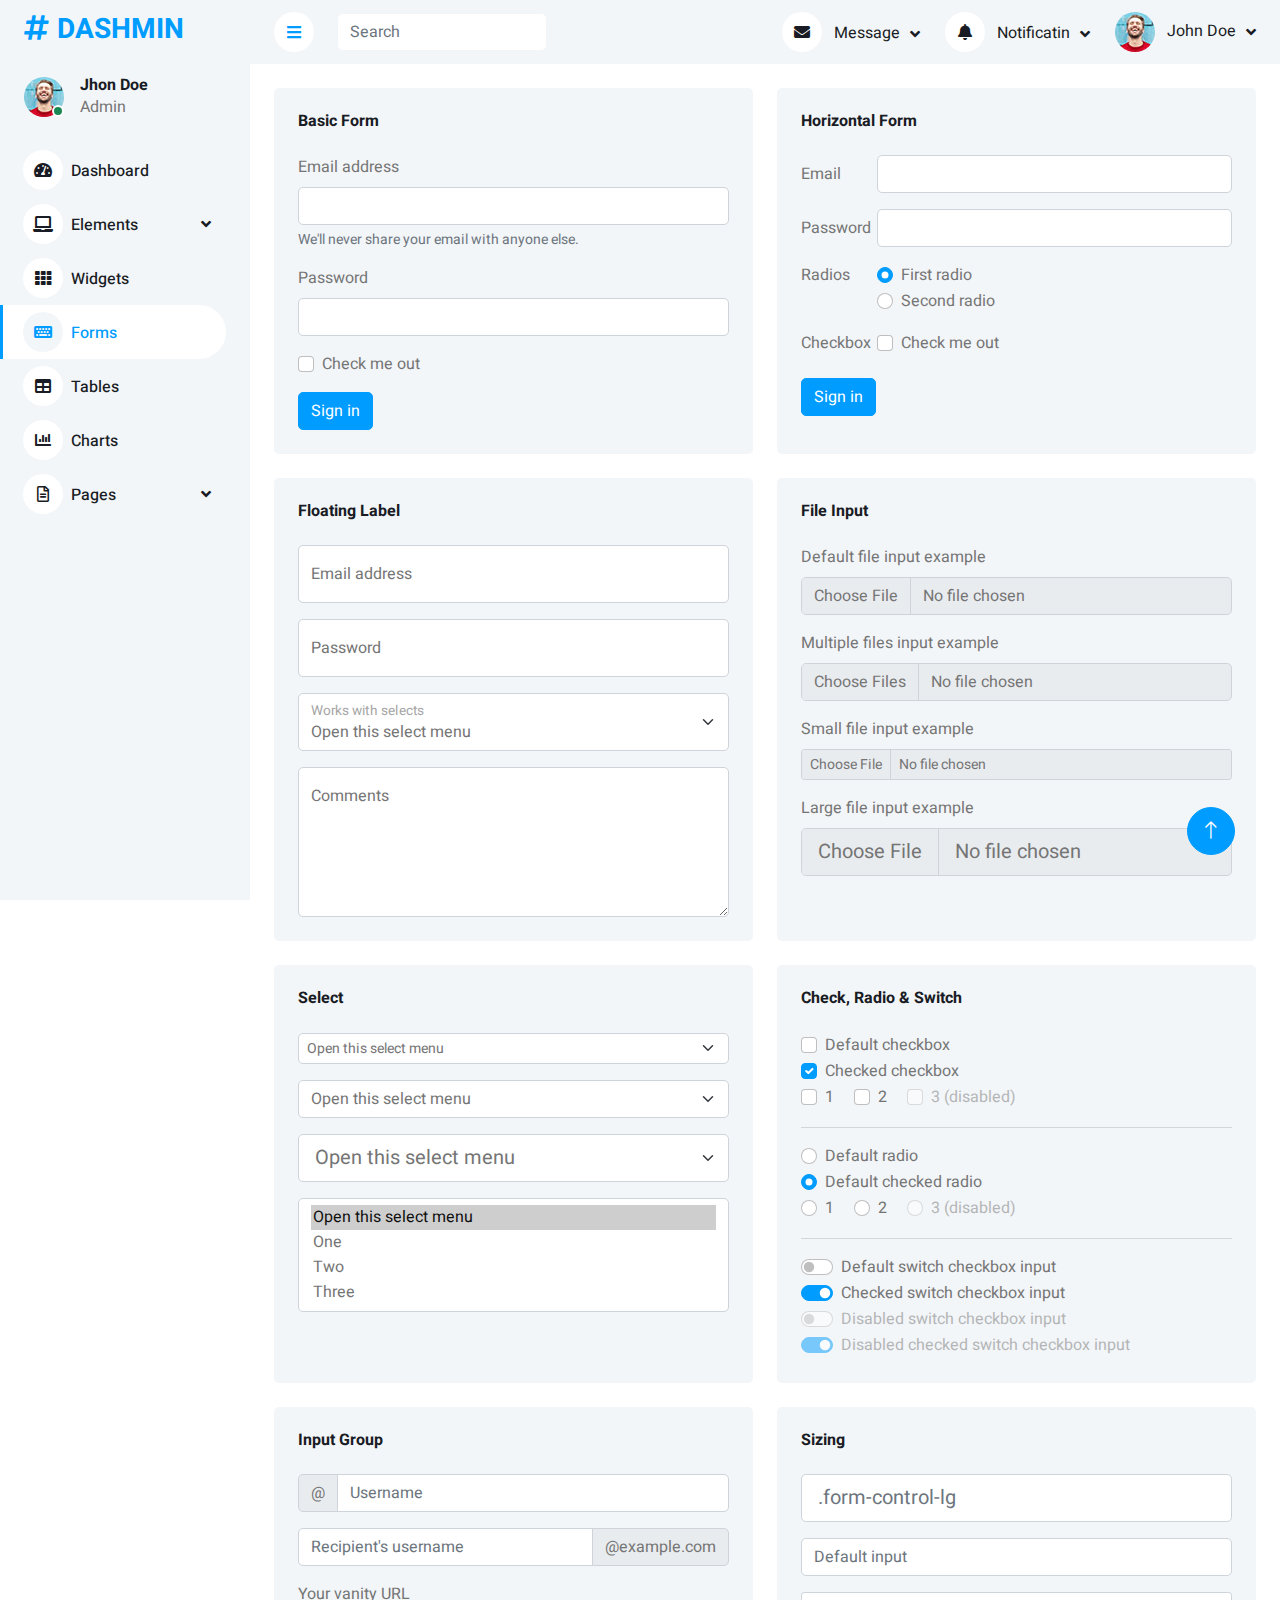
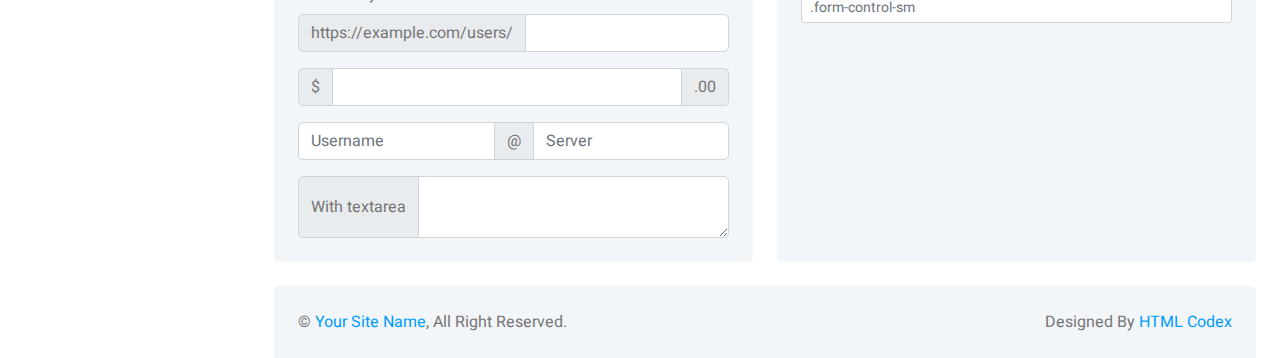
<file: dashmin-1.0.0/form.html>
<!DOCTYPE html>
<html lang="en">

<head>
    <meta charset="utf-8">
    <title>DASHMIN - Bootstrap Admin Template</title>
    <meta content="width=device-width, initial-scale=1.0" name="viewport">
    <meta content="" name="keywords">
    <meta content="" name="description">

    <!-- Favicon -->
    <link href="img/favicon.ico" rel="icon">

    <!-- Google Web Fonts -->
    <link rel="preconnect" href="https://fonts.googleapis.com">
    <link rel="preconnect" href="https://fonts.gstatic.com" crossorigin>
    <link href="https://fonts.googleapis.com/css2?family=Heebo:wght@400;500;600;700&display=swap" rel="stylesheet">
    
    <!-- Icon Font Stylesheet -->
    <link href="https://cdnjs.cloudflare.com/ajax/libs/font-awesome/5.10.0/css/all.min.css" rel="stylesheet">
    <link href="https://cdn.jsdelivr.net/npm/bootstrap-icons@1.4.1/font/bootstrap-icons.css" rel="stylesheet">

    <!-- Libraries Stylesheet -->
    <link href="lib/owlcarousel/assets/owl.carousel.min.css" rel="stylesheet">
    <link href="lib/tempusdominus/css/tempusdominus-bootstrap-4.min.css" rel="stylesheet" />

    <!-- Customized Bootstrap Stylesheet -->
    <link href="css/bootstrap.min.css" rel="stylesheet">

    <!-- Template Stylesheet -->
    <link href="css/style.css" rel="stylesheet">
</head>

<body>
    <div class="container-xxl position-relative bg-white d-flex p-0">
        <!-- Spinner Start -->
        <div id="spinner" class="show bg-white position-fixed translate-middle w-100 vh-100 top-50 start-50 d-flex align-items-center justify-content-center">
            <div class="spinner-border text-primary" style="width: 3rem; height: 3rem;" role="status">
                <span class="sr-only">Loading...</span>
            </div>
        </div>
        <!-- Spinner End -->


        <!-- Sidebar Start -->
        <div class="sidebar pe-4 pb-3">
            <nav class="navbar bg-light navbar-light">
                <a href="index.html" class="navbar-brand mx-4 mb-3">
                    <h3 class="text-primary"><i class="fa fa-hashtag me-2"></i>DASHMIN</h3>
                </a>
                <div class="d-flex align-items-center ms-4 mb-4">
                    <div class="position-relative">
                        <img class="rounded-circle" src="img/user.jpg" alt="" style="width: 40px; height: 40px;">
                        <div class="bg-success rounded-circle border border-2 border-white position-absolute end-0 bottom-0 p-1"></div>
                    </div>
                    <div class="ms-3">
                        <h6 class="mb-0">Jhon Doe</h6>
                        <span>Admin</span>
                    </div>
                </div>
                <div class="navbar-nav w-100">
                    <a href="index.html" class="nav-item nav-link"><i class="fa fa-tachometer-alt me-2"></i>Dashboard</a>
                    <div class="nav-item dropdown">
                        <a href="#" class="nav-link dropdown-toggle" data-bs-toggle="dropdown"><i class="fa fa-laptop me-2"></i>Elements</a>
                        <div class="dropdown-menu bg-transparent border-0">
                            <a href="button.html" class="dropdown-item">Buttons</a>
                            <a href="typography.html" class="dropdown-item">Typography</a>
                            <a href="element.html" class="dropdown-item">Other Elements</a>
                        </div>
                    </div>
                    <a href="widget.html" class="nav-item nav-link"><i class="fa fa-th me-2"></i>Widgets</a>
                    <a href="form.html" class="nav-item nav-link active"><i class="fa fa-keyboard me-2"></i>Forms</a>
                    <a href="table.html" class="nav-item nav-link"><i class="fa fa-table me-2"></i>Tables</a>
                    <a href="chart.html" class="nav-item nav-link"><i class="fa fa-chart-bar me-2"></i>Charts</a>
                    <div class="nav-item dropdown">
                        <a href="#" class="nav-link dropdown-toggle" data-bs-toggle="dropdown"><i class="far fa-file-alt me-2"></i>Pages</a>
                        <div class="dropdown-menu bg-transparent border-0">
                            <a href="signin.html" class="dropdown-item">Sign In</a>
                            <a href="signup.html" class="dropdown-item">Sign Up</a>
                            <a href="404.html" class="dropdown-item">404 Error</a>
                            <a href="blank.html" class="dropdown-item">Blank Page</a>
                        </div>
                    </div>
                </div>
            </nav>
        </div>
        <!-- Sidebar End -->


        <!-- Content Start -->
        <div class="content">
            <!-- Navbar Start -->
            <nav class="navbar navbar-expand bg-light navbar-light sticky-top px-4 py-0">
                <a href="index.html" class="navbar-brand d-flex d-lg-none me-4">
                    <h2 class="text-primary mb-0"><i class="fa fa-hashtag"></i></h2>
                </a>
                <a href="#" class="sidebar-toggler flex-shrink-0">
                    <i class="fa fa-bars"></i>
                </a>
                <form class="d-none d-md-flex ms-4">
                    <input class="form-control border-0" type="search" placeholder="Search">
                </form>
                <div class="navbar-nav align-items-center ms-auto">
                    <div class="nav-item dropdown">
                        <a href="#" class="nav-link dropdown-toggle" data-bs-toggle="dropdown">
                            <i class="fa fa-envelope me-lg-2"></i>
                            <span class="d-none d-lg-inline-flex">Message</span>
                        </a>
                        <div class="dropdown-menu dropdown-menu-end bg-light border-0 rounded-0 rounded-bottom m-0">
                            <a href="#" class="dropdown-item">
                                <div class="d-flex align-items-center">
                                    <img class="rounded-circle" src="img/user.jpg" alt="" style="width: 40px; height: 40px;">
                                    <div class="ms-2">
                                        <h6 class="fw-normal mb-0">Jhon send you a message</h6>
                                        <small>15 minutes ago</small>
                                    </div>
                                </div>
                            </a>
                            <hr class="dropdown-divider">
                            <a href="#" class="dropdown-item">
                                <div class="d-flex align-items-center">
                                    <img class="rounded-circle" src="img/user.jpg" alt="" style="width: 40px; height: 40px;">
                                    <div class="ms-2">
                                        <h6 class="fw-normal mb-0">Jhon send you a message</h6>
                                        <small>15 minutes ago</small>
                                    </div>
                                </div>
                            </a>
                            <hr class="dropdown-divider">
                            <a href="#" class="dropdown-item">
                                <div class="d-flex align-items-center">
                                    <img class="rounded-circle" src="img/user.jpg" alt="" style="width: 40px; height: 40px;">
                                    <div class="ms-2">
                                        <h6 class="fw-normal mb-0">Jhon send you a message</h6>
                                        <small>15 minutes ago</small>
                                    </div>
                                </div>
                            </a>
                            <hr class="dropdown-divider">
                            <a href="#" class="dropdown-item text-center">See all message</a>
                        </div>
                    </div>
                    <div class="nav-item dropdown">
                        <a href="#" class="nav-link dropdown-toggle" data-bs-toggle="dropdown">
                            <i class="fa fa-bell me-lg-2"></i>
                            <span class="d-none d-lg-inline-flex">Notificatin</span>
                        </a>
                        <div class="dropdown-menu dropdown-menu-end bg-light border-0 rounded-0 rounded-bottom m-0">
                            <a href="#" class="dropdown-item">
                                <h6 class="fw-normal mb-0">Profile updated</h6>
                                <small>15 minutes ago</small>
                            </a>
                            <hr class="dropdown-divider">
                            <a href="#" class="dropdown-item">
                                <h6 class="fw-normal mb-0">New user added</h6>
                                <small>15 minutes ago</small>
                            </a>
                            <hr class="dropdown-divider">
                            <a href="#" class="dropdown-item">
                                <h6 class="fw-normal mb-0">Password changed</h6>
                                <small>15 minutes ago</small>
                            </a>
                            <hr class="dropdown-divider">
                            <a href="#" class="dropdown-item text-center">See all notifications</a>
                        </div>
                    </div>
                    <div class="nav-item dropdown">
                        <a href="#" class="nav-link dropdown-toggle" data-bs-toggle="dropdown">
                            <img class="rounded-circle me-lg-2" src="img/user.jpg" alt="" style="width: 40px; height: 40px;">
                            <span class="d-none d-lg-inline-flex">John Doe</span>
                        </a>
                        <div class="dropdown-menu dropdown-menu-end bg-light border-0 rounded-0 rounded-bottom m-0">
                            <a href="#" class="dropdown-item">My Profile</a>
                            <a href="#" class="dropdown-item">Settings</a>
                            <a href="#" class="dropdown-item">Log Out</a>
                        </div>
                    </div>
                </div>
            </nav>
            <!-- Navbar End -->


            <!-- Form Start -->
            <div class="container-fluid pt-4 px-4">
                <div class="row g-4">
                    <div class="col-sm-12 col-xl-6">
                        <div class="bg-light rounded h-100 p-4">
                            <h6 class="mb-4">Basic Form</h6>
                            <form>
                                <div class="mb-3">
                                    <label for="exampleInputEmail1" class="form-label">Email address</label>
                                    <input type="email" class="form-control" id="exampleInputEmail1"
                                        aria-describedby="emailHelp">
                                    <div id="emailHelp" class="form-text">We'll never share your email with anyone else.
                                    </div>
                                </div>
                                <div class="mb-3">
                                    <label for="exampleInputPassword1" class="form-label">Password</label>
                                    <input type="password" class="form-control" id="exampleInputPassword1">
                                </div>
                                <div class="mb-3 form-check">
                                    <input type="checkbox" class="form-check-input" id="exampleCheck1">
                                    <label class="form-check-label" for="exampleCheck1">Check me out</label>
                                </div>
                                <button type="submit" class="btn btn-primary">Sign in</button>
                            </form>
                        </div>
                    </div>
                    <div class="col-sm-12 col-xl-6">
                        <div class="bg-light rounded h-100 p-4">
                            <h6 class="mb-4">Horizontal Form</h6>
                            <form>
                                <div class="row mb-3">
                                    <label for="inputEmail3" class="col-sm-2 col-form-label">Email</label>
                                    <div class="col-sm-10">
                                        <input type="email" class="form-control" id="inputEmail3">
                                    </div>
                                </div>
                                <div class="row mb-3">
                                    <label for="inputPassword3" class="col-sm-2 col-form-label">Password</label>
                                    <div class="col-sm-10">
                                        <input type="password" class="form-control" id="inputPassword3">
                                    </div>
                                </div>
                                <fieldset class="row mb-3">
                                    <legend class="col-form-label col-sm-2 pt-0">Radios</legend>
                                    <div class="col-sm-10">
                                        <div class="form-check">
                                            <input class="form-check-input" type="radio" name="gridRadios"
                                                id="gridRadios1" value="option1" checked>
                                            <label class="form-check-label" for="gridRadios1">
                                                First radio
                                            </label>
                                        </div>
                                        <div class="form-check">
                                            <input class="form-check-input" type="radio" name="gridRadios"
                                                id="gridRadios2" value="option2">
                                            <label class="form-check-label" for="gridRadios2">
                                                Second radio
                                            </label>
                                        </div>
                                    </div>
                                </fieldset>
                                <div class="row mb-3">
                                    <legend class="col-form-label col-sm-2 pt-0">Checkbox</legend>
                                    <div class="col-sm-10">
                                        <div class="form-check">
                                            <input class="form-check-input" type="checkbox" id="gridCheck1">
                                            <label class="form-check-label" for="gridCheck1">
                                                Check me out
                                            </label>
                                        </div>
                                    </div>
                                </div>
                                <button type="submit" class="btn btn-primary">Sign in</button>
                            </form>
                        </div>
                    </div>
                    <div class="col-sm-12 col-xl-6">
                        <div class="bg-light rounded h-100 p-4">
                            <h6 class="mb-4">Floating Label</h6>
                            <div class="form-floating mb-3">
                                <input type="email" class="form-control" id="floatingInput"
                                    placeholder="name@example.com">
                                <label for="floatingInput">Email address</label>
                            </div>
                            <div class="form-floating mb-3">
                                <input type="password" class="form-control" id="floatingPassword"
                                    placeholder="Password">
                                <label for="floatingPassword">Password</label>
                            </div>
                            <div class="form-floating mb-3">
                                <select class="form-select" id="floatingSelect"
                                    aria-label="Floating label select example">
                                    <option selected>Open this select menu</option>
                                    <option value="1">One</option>
                                    <option value="2">Two</option>
                                    <option value="3">Three</option>
                                </select>
                                <label for="floatingSelect">Works with selects</label>
                            </div>
                            <div class="form-floating">
                                <textarea class="form-control" placeholder="Leave a comment here"
                                    id="floatingTextarea" style="height: 150px;"></textarea>
                                <label for="floatingTextarea">Comments</label>
                            </div>
                        </div>
                    </div>
                    <div class="col-sm-12 col-xl-6">
                        <div class="bg-light rounded h-100 p-4">
                            <h6 class="mb-4">File Input</h6>
                            <div class="mb-3">
                                <label for="formFile" class="form-label">Default file input example</label>
                                <input class="form-control" type="file" id="formFile">
                            </div>
                            <div class="mb-3">
                                <label for="formFileMultiple" class="form-label">Multiple files input example</label>
                                <input class="form-control" type="file" id="formFileMultiple" multiple>
                            </div>
                            <div class="mb-3">
                                <label for="formFileSm" class="form-label">Small file input example</label>
                                <input class="form-control form-control-sm" id="formFileSm" type="file">
                            </div>
                            <div>
                                <label for="formFileLg" class="form-label">Large file input example</label>
                                <input class="form-control form-control-lg" id="formFileLg" type="file">
                            </div>
                        </div>
                    </div>
                    <div class="col-sm-12 col-xl-6">
                        <div class="bg-light rounded h-100 p-4">
                            <h6 class="mb-4">Select</h6>
                            <select class="form-select form-select-sm mb-3" aria-label=".form-select-sm example">
                                <option selected>Open this select menu</option>
                                <option value="1">One</option>
                                <option value="2">Two</option>
                                <option value="3">Three</option>
                            </select>
                            <select class="form-select mb-3" aria-label="Default select example">
                                <option selected>Open this select menu</option>
                                <option value="1">One</option>
                                <option value="2">Two</option>
                                <option value="3">Three</option>
                            </select>
                            <select class="form-select form-select-lg mb-3" aria-label=".form-select-lg example">
                                <option selected>Open this select menu</option>
                                <option value="1">One</option>
                                <option value="2">Two</option>
                                <option value="3">Three</option>
                            </select>
                            <select class="form-select" multiple aria-label="multiple select example">
                                <option selected>Open this select menu</option>
                                <option value="1">One</option>
                                <option value="2">Two</option>
                                <option value="3">Three</option>
                            </select>
                        </div>
                    </div>
                    <div class="col-sm-12 col-xl-6">
                        <div class="bg-light rounded h-100 p-4">
                            <h6 class="mb-4">Check, Radio & Switch</h6>
                            <div class="form-check">
                                <input class="form-check-input" type="checkbox" value="" id="flexCheckDefault">
                                <label class="form-check-label" for="flexCheckDefault">
                                    Default checkbox
                                </label>
                            </div>
                            <div class="form-check">
                                <input class="form-check-input" type="checkbox" value="" id="flexCheckChecked" checked>
                                <label class="form-check-label" for="flexCheckChecked">
                                    Checked checkbox
                                </label>
                            </div>
                            <div class="form-check form-check-inline">
                                <input class="form-check-input" type="checkbox" id="inlineCheckbox1" value="option1">
                                <label class="form-check-label" for="inlineCheckbox1">1</label>
                            </div>
                            <div class="form-check form-check-inline">
                                <input class="form-check-input" type="checkbox" id="inlineCheckbox2" value="option2">
                                <label class="form-check-label" for="inlineCheckbox2">2</label>
                            </div>
                            <div class="form-check form-check-inline">
                                <input class="form-check-input" type="checkbox" id="inlineCheckbox3" value="option3"
                                    disabled>
                                <label class="form-check-label" for="inlineCheckbox3">3 (disabled)</label>
                            </div>
                            <hr>
                            <div class="form-check">
                                <input class="form-check-input" type="radio" name="flexRadioDefault"
                                    id="flexRadioDefault1">
                                <label class="form-check-label" for="flexRadioDefault1">
                                    Default radio
                                </label>
                            </div>
                            <div class="form-check">
                                <input class="form-check-input" type="radio" name="flexRadioDefault"
                                    id="flexRadioDefault2" checked>
                                <label class="form-check-label" for="flexRadioDefault2">
                                    Default checked radio
                                </label>
                            </div>
                            <div class="form-check form-check-inline">
                                <input class="form-check-input" type="radio" name="inlineRadioOptions" id="inlineRadio1"
                                    value="option1">
                                <label class="form-check-label" for="inlineRadio1">1</label>
                            </div>
                            <div class="form-check form-check-inline">
                                <input class="form-check-input" type="radio" name="inlineRadioOptions" id="inlineRadio2"
                                    value="option2">
                                <label class="form-check-label" for="inlineRadio2">2</label>
                            </div>
                            <div class="form-check form-check-inline">
                                <input class="form-check-input" type="radio" name="inlineRadioOptions" id="inlineRadio3"
                                    value="option3" disabled>
                                <label class="form-check-label" for="inlineRadio3">3 (disabled)</label>
                            </div>
                            <hr>
                            <div class="form-check form-switch">
                                <input class="form-check-input" type="checkbox" role="switch"
                                    id="flexSwitchCheckDefault">
                                <label class="form-check-label" for="flexSwitchCheckDefault">Default switch checkbox
                                    input</label>
                            </div>
                            <div class="form-check form-switch">
                                <input class="form-check-input" type="checkbox" role="switch"
                                    id="flexSwitchCheckChecked" checked>
                                <label class="form-check-label" for="flexSwitchCheckChecked">Checked switch checkbox
                                    input</label>
                            </div>
                            <div class="form-check form-switch">
                                <input class="form-check-input" type="checkbox" role="switch"
                                    id="flexSwitchCheckDisabled" disabled>
                                <label class="form-check-label" for="flexSwitchCheckDisabled">Disabled switch checkbox
                                    input</label>
                            </div>
                            <div class="form-check form-switch">
                                <input class="form-check-input" type="checkbox" role="switch"
                                    id="flexSwitchCheckCheckedDisabled" checked disabled>
                                <label class="form-check-label" for="flexSwitchCheckCheckedDisabled">Disabled checked
                                    switch checkbox input</label>
                            </div>
                        </div>
                    </div>
                    <div class="col-sm-12 col-xl-6">
                        <div class="bg-light rounded h-100 p-4">
                            <h6 class="mb-4">Input Group</h6>
                            <div class="input-group mb-3">
                                <span class="input-group-text" id="basic-addon1">@</span>
                                <input type="text" class="form-control" placeholder="Username" aria-label="Username"
                                    aria-describedby="basic-addon1">
                            </div>
                            <div class="input-group mb-3">
                                <input type="text" class="form-control" placeholder="Recipient's username"
                                    aria-label="Recipient's username" aria-describedby="basic-addon2">
                                <span class="input-group-text" id="basic-addon2">@example.com</span>
                            </div>
                            <label for="basic-url" class="form-label">Your vanity URL</label>
                            <div class="input-group mb-3">
                                <span class="input-group-text" id="basic-addon3">https://example.com/users/</span>
                                <input type="text" class="form-control" id="basic-url" aria-describedby="basic-addon3">
                            </div>
                            <div class="input-group mb-3">
                                <span class="input-group-text">$</span>
                                <input type="text" class="form-control" aria-label="Amount (to the nearest dollar)">
                                <span class="input-group-text">.00</span>
                            </div>
                            <div class="input-group mb-3">
                                <input type="text" class="form-control" placeholder="Username" aria-label="Username">
                                <span class="input-group-text">@</span>
                                <input type="text" class="form-control" placeholder="Server" aria-label="Server">
                            </div>
                            <div class="input-group">
                                <span class="input-group-text">With textarea</span>
                                <textarea class="form-control" aria-label="With textarea"></textarea>
                            </div>
                        </div>
                    </div>
                    <div class="col-sm-12 col-xl-6">
                        <div class="bg-light rounded h-100 p-4">
                            <h6 class="mb-4">Sizing</h6>
                            <input class="form-control form-control-lg mb-3" type="text" placeholder=".form-control-lg"
                                aria-label=".form-control-lg example">
                            <input class="form-control mb-3" type="text" placeholder="Default input"
                                aria-label="default input example">
                            <input class="form-control form-control-sm" type="text" placeholder=".form-control-sm"
                                aria-label=".form-control-sm example">
                        </div>
                    </div>
                </div>
            </div>
            <!-- Form End -->


            <!-- Footer Start -->
            <div class="container-fluid pt-4 px-4">
                <div class="bg-light rounded-top p-4">
                    <div class="row">
                        <div class="col-12 col-sm-6 text-center text-sm-start">
                            &copy; <a href="#">Your Site Name</a>, All Right Reserved. 
                        </div>
                        <div class="col-12 col-sm-6 text-center text-sm-end">
                            <!--/*** This template is free as long as you keep the footer author’s credit link/attribution link/backlink. If you'd like to use the template without the footer author’s credit link/attribution link/backlink, you can purchase the Credit Removal License from "https://htmlcodex.com/credit-removal". Thank you for your support. ***/-->
                            Designed By <a href="https://htmlcodex.com">HTML Codex</a>
                        </div>
                    </div>
                </div>
            </div>
            <!-- Footer End -->
        </div>
        <!-- Content End -->


        <!-- Back to Top -->
        <a href="#" class="btn btn-lg btn-primary btn-lg-square back-to-top"><i class="bi bi-arrow-up"></i></a>
    </div>

    <!-- JavaScript Libraries -->
    <script src="https://code.jquery.com/jquery-3.4.1.min.js"></script>
    <script src="https://cdn.jsdelivr.net/npm/bootstrap@5.0.0/dist/js/bootstrap.bundle.min.js"></script>
    <script src="lib/chart/chart.min.js"></script>
    <script src="lib/easing/easing.min.js"></script>
    <script src="lib/waypoints/waypoints.min.js"></script>
    <script src="lib/owlcarousel/owl.carousel.min.js"></script>
    <script src="lib/tempusdominus/js/moment.min.js"></script>
    <script src="lib/tempusdominus/js/moment-timezone.min.js"></script>
    <script src="lib/tempusdominus/js/tempusdominus-bootstrap-4.min.js"></script>

    <!-- Template Javascript -->
    <script src="js/main.js"></script>
</body>

</html>
</file>
<file: admnist/css.css>
@import url('https://fonts.googleapis.com/css2?family=Nunito:wght@200;300;400;600;700&display=swap');

:root{
    --green:#27ae60;
    --black:#192a56;
    --light-color:#666;
    --box-shadow:0 .5rem 1.5rem rgba(0,0,0,.1);
}

*{
    font-family: 'Nunito', sans-serif;
    margin:0; 
    padding:0;
    box-sizing: border-box;
    text-decoration: none;
    outline: none; 
    text-transform: capitalize;
    transition: all .2s linear;
}

html{
    font-size: 62.5%;
    overflow-x: hidden;
    scroll-padding-top: 5.5rem;
    scroll-behavior: smooth;
}

section{
    padding:2rem 9%;
}

section:nth-child(even){
    background:#eee;
}
.xxx{
    height: 8.5rem;
    width: 8.5rem;
}

.sub-heading{
    text-align: center;
    color:var(--green);
    font-size: 2rem;
    padding-top: 1rem;
}

.heading{
    text-align: center;
    color:var(--black);
    font-size: 3rem;
    padding-bottom: 2rem;
    text-transform: uppercase;
}

header{
    position: fixed;
    top:0; left: 0; right:0;
    background: #fff;
    padding:1rem 7%;
    display: flex;
    align-items: center;
    justify-content: space-between;
    box-shadow: var(--box-shadow);
    
}

header .logo{
    color:var(--black);
    font-size: 2.5rem;
    font-weight: bolder;
}

header .logo i{
    color:var(--green);
}

header .navbar a{
    font-size: 1.7rem;
    border-radius: .5rem;
    padding:.5rem 1.5rem;
    color:var(--light-color);
}

header .navbar a.active,
header .navbar a:hover{
    color:#fff;
    background: var(--green);
}

header .icons i,
header .icons a{
    cursor: pointer;
    margin-left: .5rem;
    height:4.5rem;
    line-height: 4.5rem;
    width:4.5rem;
    text-align: center;
    font-size: 1.7rem;
    color:var(--black);
    border-radius: 50%;
    background: #eee;
}

header .icons i:hover,
header .icons a:hover{
    color:#fff;
    background: var(--green);
    transform: rotate(360deg);
}

header .icons #menu-bars{
    display: none;
}
.primeiro {
    margin-top: 13rem;
    text-align: center;
    font-size: 2.3rem;
    margin-bottom: 2rem;
}
.inputss-main {
    width: 100%;
    display: flex;
    justify-content: center;
    margin-bottom: 2rem;
}
.labels{
    font-size: 1.7rem;
    padding: 0.8rem;
    padding-left: 2rem;
    margin-right: 10px;
    
}
.inputs{
    font-size: 1.7rem;
    padding: 0.5rem;
    padding-left: 2.5rem;
}
.inputs input{
    width: 200px;
    
}
.botoes{
    width: 100%;
    text-align: center;
    align-items: center;
    height: 40px;
    border: none;
    margin-top: 1rem;
    margin-bottom: 2rem;
    
    
}
#cadastro {
    font-size: 1.7rem;
    background-color: #27ae60;
    border-radius: 5%;
    height: 100%;
    padding-left: 10px;
    padding-right: 10px;
    border: none;
    
}
#excluir{
    font-size: 1.7rem;
    background-color: #27ae60;
    border-radius: 5%;
    height: 100%;
    border: none;
    padding-left: 10px;
    padding-right: 10px;
}
#editar{
    font-size: 1.7rem;
    background-color: #27ae60;
    border-radius: 5%;
    height: 100%;
    border: none;
    padding-left: 10px;
    padding-right: 10px;
}

#saida{
    width: 100%;
    justify-content: center;
    text-align: center;
    font-size: 1.5rem;
    display: flex;
}
#saida table{
    width: 80%;
    border: #27ae60;
    border-style: solid;
    
}

.dishes .box-container{
    display: grid;
    grid-template-columns: repeat(auto-fit, minmax(28rem, 1fr));
    gap:1.5rem;
}

.dishes .box-container .box{
    padding:2.5rem;
    background:#fff;
    border-radius: .5rem;
    border:.1rem solid rgba(0,0,0,.2);
    box-shadow: var(--box-shadow);
    position: relative;
    overflow: hidden;
    text-align: center;
}

.dishes .box-container .box .fa-heart,
.dishes .box-container .box .fa-eye{
    position: absolute;
    top:1.5rem;
    background:#eee;
    border-radius: 50%;
    height: 5rem;
    width:5rem;
    line-height: 5rem;
    font-size: 2rem;
    color:var(--black);
}

.dishes .box-container .box .fa-heart:hover,
.dishes .box-container .box .fa-eye:hover{
    background: var(--green);
    color:#fff;
}

.dishes .box-container .box .fa-heart{
    right:-15rem;
}

.dishes .box-container .box .fa-eye{
    left:-15rem;
}

.dishes .box-container .box:hover .fa-heart{
    right:1.5rem;
}

.dishes .box-container .box:hover .fa-eye{
    left:1.5rem;
}

.dishes .box-container .box img{
    height:17rem;
    margin:1rem 0;
}

.dishes .box-container .box h3{
    color:var(--black);
    font-size: 2.5rem;
}

.dishes .box-container .box .stars{
    padding:1rem 0;
}

.dishes .box-container .box .stars i{
    font-size: 1.7rem;
    color:var(--green);
}

.dishes .box-container .box span{
    color:var(--green);
    font-weight: bolder;
    margin-right: 1rem;
    font-size: 2.5rem;
}
.about .row{
    display: flex;
    flex-wrap: wrap;
    gap:1.5rem;
    align-items: center;
}

.about .row .image{
    flex:1 1 45rem;
}

.about .row .image img{ 
    width: 100%;
}

.about .row .content{
    flex:1 1 45rem;
}

.about .row .content h3{
    color:var(--black);
    font-size: 4rem;
    padding:.5rem 0;
}

.about .row .content p{
    color:var(--light-color);
    font-size: 1.5rem;
    padding:.5rem 0;
    line-height: 2;
    text-transform: none;
}

.about .row .content .icons-container{
    display: flex;
    gap:1rem;
    flex-wrap: wrap;
    padding:1rem 0;
    margin-top: .5rem;
}

.about .row .content .icons-container .icons{
    background:#eee;
    border-radius: .5rem;
    border:.1rem solid rgba(0,0,0,.2);
    display: flex;
    align-items: center;
    justify-content: center;
    gap:1rem;
    flex:1 1 17rem;
    padding:1.5rem 1rem;
}

.about .row .content .icons-container .icons i{
    font-size: 2.5rem;
    color:var(--green);
}

.about .row .content .icons-container .icons span{
    font-size: 1.5rem;
    color:var(--black);
}

.menu .box-container{
    display: grid;
    grid-template-columns: repeat(auto-fit, minmax(30rem, 1fr));
    gap:1.5rem;
}

.menu .box-container .box{
    background: #fff;
    border:.1rem solid rgba(0,0,0,.2);
    border-radius: .5rem;
    box-shadow: var(--box-shadow);    
}

.menu .box-container .box .image{
    height: 25rem;
    width: 100%;
    padding:1.5rem;
    overflow: hidden;
    position: relative;
}

.menu .box-container .box .image img{
    height: 100%;
    width: 100%;
    border-radius: .5rem;
    object-fit: cover;
}

.menu .box-container .box .image .fa-heart{
    position: absolute;
    top:2.5rem; right: 2.5rem;
    height: 5rem;
    width: 5rem;
    line-height: 5rem;
    text-align: center;
    font-size: 2rem;
    background: #fff;
    border-radius: 50%;
    color:var(--black);
}

.menu .box-container .box .image .fa-heart:hover{
    background-color: var(--green);
    color:#fff;
}

.menu .box-container .box .content{
    padding:2rem;
    padding-top: 0;
}

.menu .box-container .box .content .stars{
    padding-bottom: 1rem;
}

.menu .box-container .box .content .stars i{
   font-size: 1.7rem;
   color:var(--green);
}

.menu .box-container .box .content h3{
    color:var(--black);
    font-size: 2.5rem;
}

.menu .box-container .box .content p{
    color:var(--light-color);
    font-size: 1.6rem;
    padding:.5rem 0;
    line-height: 1.5;
    
}

.menu .box-container .box .content .price{
    color:var(--green);
    margin-left: 1rem;
    font-size: 2.5rem;
}

.review .slide{
    height: 280px;
    padding:2rem;
    box-shadow:var(--box-shadow);
    border:.1rem solid rgba(0,0,0,.2);
    border-radius: .5rem;
    position: relative;    
}

.review .slide .fa-quote-right{
    position: absolute;
    top:2rem; right:2rem;
    font-size: 6rem;
    color:#ccc;
}

.review .slide .user{
    display: flex;
    gap:1.5rem;
    align-items: center;
    padding-bottom: 1.5rem;
}

.review .slide .user img{
    height: 7rem;
    width: 7rem;
    border-radius: 50%;
    object-fit: cover;
}

.review .slide .user h3{
    color:var(--black);
    font-size: 2rem;
    padding-bottom: .5rem;
}

.review .slide .user i{
    font-size: 1.3rem;
    color:var(--green);
}

.review .slide p{
    font-size: 1.25rem;
    line-height: 1.8;
    text-transform: none;
    color:var(--light-color);
}

.order form{
    max-width:90rem;
    border-radius: .5rem;
    box-shadow: var(--box-shadow);
    border:.1rem solid rgba(0,0,0,.2);
    background:#fff;
    padding:1.5rem;
    margin:0 auto;
}

.order form .inputBox{
    display: flex;
    flex-wrap: wrap;
    justify-content: space-between;
}

.order form .inputBox .input{
    width:49%;
}

.order form .inputBox .input span{
    display:block;
    padding:.5rem 0;
    font-size: 1.5rem;
    color:var(--light-color);
}

.order form .inputBox .input input,
.order form .inputBox .input textarea{
    background:#eee;
    border-radius: .5rem;
    padding:1rem;
    font-size: 1.6rem;
    color:var(--black);
    text-transform: none;
    margin-bottom: 1rem;
    width:100%;
}

.order form .inputBox .input input:focus,
.order form .inputBox .input textarea:focus{
    border:.1rem solid var(--green);
}

.order form .inputBox .input textarea{
    height:20rem;
    resize: none;
}

.order form {
    margin-top: 0;
}

.footer .box-container{
    display: grid;
    grid-template-columns: repeat(auto-fit, minmax(25rem, 1fr));
    gap:1.5rem;
}

.footer .box-container .box h3{
    padding:.5rem 0;
    font-size: 2.5rem;
    color:var(--black);
}

.footer .box-container .box a{
    display: block;
    padding:.5rem 0;
    font-size: 1.5rem;
    color:var(--light-color);
}

.footer .box-container .box a:hover{
    color:var(--green);
    text-decoration: underline;
}

.footer .credit{
    text-align: center;
    border-top: .1rem solid rgba(0,0,0,.1);
    font-size: 2rem;
    color:var(--black);
    padding:.5rem;
    padding-top: 1.5rem;
    margin-top: 1.5rem;
}

.footer .credit span{
    color:var(--green);
}

.loader-container{
    position: fixed;
    top:0; left:0;
    height:100%; 
    width:100%;
    z-index: 10000;
    background:#fff;
    display: flex;
    align-items: center;
    justify-content: center;
    overflow: hidden;
}

.loader-container img{
    width:35rem;
}

.loader-container.fade-out{
    top:-110%;
    opacity:0;
}

/* media queries  */

@media (max-width:991px){

    html{
        font-size: 55%;
    }
    
    header{
        padding:1rem 2rem;
    }

    section{
        padding:2rem;
    }


}

@media (max-width:768px){

    header .icons #menu-bars{
        display: inline-block;
    }

    header .navbar{
        position: absolute;
        top:100%; left:0; right:0;
        background:#fff;
        border-top: .1rem solid rgba(0,0,0,.2);
        border-bottom: .1rem solid rgba(0,0,0,.2);
        padding:1rem;
        clip-path: polygon(0 0, 100% 0, 100% 0, 0 0);
    }

    header .navbar.active{
        clip-path: polygon(0 0, 100% 0, 100% 100%, 0% 100%);
    }

    header .navbar a{
        display: block;
        padding:1.5rem;
        margin:1rem;
        font-size: 2rem;
        background:#eee;
    }

    #search-form #search-box{
        width:90%;
        margin:0 1rem;
    }

    .home .home-slider .slide .content h3{
        font-size: 5rem;
    }

}

@media (max-width:450px){

    html{
        font-size: 50%;
    }

    .dishes .box-container .box img{
        height:auto;
        width: 100%;
    }

    .order form .inputBox .input{
        width:100%;
    }

}
</file>
<file: CONTROLE-DE-ESTOQUE/style.css>
h1{
    font-family: 'Courier New', Courier, monospace;
    text-align: center;
}

#wrap input{
    border-radius: 5px;
    width: 30%;
    height: 30px;
}

#botoes, #saida, #wrap{
    margin-top: 3px;
    text-align: center;
    border: 1px solid black;
    border-radius: 5px;
    padding: 1%;
    background-color: rgb(240, 255, 244);
    margin-right: 2%;
    margin-left: 2%;
}

button{
    width: 30%;
    height: 35px;
    background-color:rgb(0, 95, 139);
    color: white;
    border-radius: 5px;
}

button:hover, tr:hover{
    background-color:yellow;
    color: black;
}

#saida input{
    height: 20px;
    width: 20px;
}

table{
    border: solid black;
    border-radius: 10px;
    background-color: rgb(0, 95, 139);
    color: white;
}

td{
    border: 1px solid white;
    border-radius: 10px;
}
</file>
<file: food website/css/style.css>
@import url('https://fonts.googleapis.com/css2?family=Nunito:wght@200;300;400;600;700&display=swap');

:root{
    --green:#27ae60;
    --black:#192a56;
    --light-color:#666;
    --box-shadow:0 .5rem 1.5rem rgba(0,0,0,.1);
}

*{
    font-family: 'Nunito', sans-serif;
    margin:0; padding:0;
    box-sizing: border-box;
    text-decoration: none;
    outline: none; border:none;
    text-transform: capitalize;
    transition: all .2s linear;
}

html{
    font-size: 62.5%;
    overflow-x: hidden;
    scroll-padding-top: 5.5rem;
    scroll-behavior: smooth;
}

section{
    padding:2rem 9%;
}

section:nth-child(even){
    background:#eee;
}
.xxx{
    height: 8.5rem;
    width: 8.5rem;
}

.sub-heading{
    text-align: center;
    color:var(--green);
    font-size: rem;
    padding-top: 1rem;
}

.heading{
    text-align: center;
    color:var(--black);
    font-size: 3rem;
    padding-bottom: 2rem;
    text-transform: uppercase;
}

header{
    position: fixed;
    top:0; left: 0; right:0;
    background: #fff;
    padding:1rem 7%;
    display: flex;
    align-items: center;
    justify-content: space-between;
    z-index: 1000;
    box-shadow: var(--box-shadow);
}

header .logo{
    color:var(--black);
    font-size: 2.5rem;
    font-weight: bolder;
}

header .logo i{
    color:var(--green);
}

header .navbar a{
    font-size: 1.7rem;
    border-radius: .5rem;
    padding:.5rem 1.5rem;
    color:var(--light-color);
}

header .navbar a.active,
header .navbar a:hover{
    color:#fff;
    background: var(--green);
}

header .icons i,
header .icons a{
    cursor: pointer;
    margin-left: .5rem;
    height:4.5rem;
    line-height: 4.5rem;
    width:4.5rem;
    text-align: center;
    font-size: 1.7rem;
    color:var(--black);
    border-radius: 50%;
    background: #eee;
}

header .icons i:hover,
header .icons a:hover{
    color:#fff;
    background: var(--green);
    transform: rotate(360deg);
}

header .icons #menu-bars{
    display: none;
}

#search-form{
    position: fixed;
    top:-110%; left:0; 
    height:100%; width:100%;
    z-index: 1004;
    background:rgba(0,0,0,.8);
    display: flex;
    align-items: center;
    justify-content: center;
    padding:0 1rem;
}

#search-form.active{
    top:0;
}

#search-form #search-box{
    width:50rem;
    border-bottom: .1rem solid #fff;
    padding:1rem 0;
    color:#fff;
    font-size: 3rem;
    text-transform: none;
    background:none;
}

#search-form #search-box::placeholder{
    color:#eee;
}

#search-form #search-box::-webkit-search-cancel-button{
    -webkit-appearance: none;
}

#search-form label{
    color:#fff;
    cursor:pointer;
    font-size: 3rem;
}

#search-form label:hover{
    color:var(--green);
}

#search-form #close{
    position: absolute;
    color:#fff;
    cursor: pointer;
    top: 2rem; right:3rem;
    font-size: 5rem;
}

.home .home-slider .slide{
    display: flex;
    align-items: center;
    flex-wrap: wrap;
    gap:2rem; 
    padding-top: 9rem;
}

.home .home-slider .slide .content{
    flex:1 1 45rem;
}

.home .home-slider .slide .image{
    flex:1 1 45rem;
}

.home .home-slider .slide .image img{
    width: 100%;
}

.home .home-slider .slide .content span{
    color:var(--green);
    font-size: 2.5rem;
}

.home .home-slider .slide .content h3{
    color:var(--black);
    font-size: 7rem;
}

.home .home-slider .slide .content p{
    color:var(--light-color);
    font-size: 2.2rem;
    padding:.5rem 0;
    line-height: 1.5;
    text-transform: none;
}

.swiper-pagination-bullet-active{
    background:var(--green);
}

.dishes .box-container{
    display: grid;
    grid-template-columns: repeat(auto-fit, minmax(28rem, 1fr));
    gap:1.5rem;
}

.dishes .box-container .box{
    padding:2.5rem;
    background:#fff;
    border-radius: .5rem;
    border:.1rem solid rgba(0,0,0,.2);
    box-shadow: var(--box-shadow);
    position: relative;
    overflow: hidden;
    text-align: center;
}

.dishes .box-container .box .fa-heart,
.dishes .box-container .box .fa-eye{
    position: absolute;
    top:1.5rem;
    background:#eee;
    border-radius: 50%;
    height: 5rem;
    width:5rem;
    line-height: 5rem;
    font-size: 2rem;
    color:var(--black);
}

.dishes .box-container .box .fa-heart:hover,
.dishes .box-container .box .fa-eye:hover{
    background: var(--green);
    color:#fff;
}

.dishes .box-container .box .fa-heart{
    right:-15rem;
}

.dishes .box-container .box .fa-eye{
    left:-15rem;
}

.dishes .box-container .box:hover .fa-heart{
    right:1.5rem;
}

.dishes .box-container .box:hover .fa-eye{
    left:1.5rem;
}

.dishes .box-container .box img{
    height:17rem;
    margin:1rem 0;
}

.dishes .box-container .box h3{
    color:var(--black);
    font-size: 2.5rem;
}

.dishes .box-container .box .stars{
    padding:1rem 0;
}

.dishes .box-container .box .stars i{
    font-size: 1.7rem;
    color:var(--green);
}

.dishes .box-container .box span{
    color:var(--green);
    font-weight: bolder;
    margin-right: 1rem;
    font-size: 2.5rem;
}

.about .row{
    display: flex;
    flex-wrap: wrap;
    gap:1.5rem;
    align-items: center;
}

.about .row .image{
    flex:1 1 45rem;
}

.about .row .image img{ 
    width: 100%;
}

.about .row .content{
    flex:1 1 45rem;
}

.about .row .content h3{
    color:var(--black);
    font-size: 4rem;
    padding:.5rem 0;
}

.about .row .content p{
    color:var(--light-color);
    font-size: 1.5rem;
    padding:.5rem 0;
    line-height: 2;
    text-transform: none;
}

.about .row .content .icons-container{
    display: flex;
    gap:1rem;
    flex-wrap: wrap;
    padding:1rem 0;
    margin-top: .5rem;
}

.about .row .content .icons-container .icons{
    background:#eee;
    border-radius: .5rem;
    border:.1rem solid rgba(0,0,0,.2);
    display: flex;
    align-items: center;
    justify-content: center;
    gap:1rem;
    flex:1 1 17rem;
    padding:1.5rem 1rem;
}

.about .row .content .icons-container .icons i{
    font-size: 2.5rem;
    color:var(--green);
}

.about .row .content .icons-container .icons span{
    font-size: 1.5rem;
    color:var(--black);
}

.menu .box-container{
    display: grid;
    grid-template-columns: repeat(auto-fit, minmax(30rem, 1fr));
    gap:1.5rem;
}

.menu .box-container .box{
    background: #fff;
    border:.1rem solid rgba(0,0,0,.2);
    border-radius: .5rem;
    box-shadow: var(--box-shadow);    
}

.menu .box-container .box .image{
    height: 25rem;
    width: 100%;
    padding:1.5rem;
    overflow: hidden;
    position: relative;
}

.menu .box-container .box .image img{
    height: 100%;
    width: 100%;
    border-radius: .5rem;
    object-fit: cover;
}

.menu .box-container .box .image .fa-heart{
    position: absolute;
    top:2.5rem; right: 2.5rem;
    height: 5rem;
    width: 5rem;
    line-height: 5rem;
    text-align: center;
    font-size: 2rem;
    background: #fff;
    border-radius: 50%;
    color:var(--black);
}

.menu .box-container .box .image .fa-heart:hover{
    background-color: var(--green);
    color:#fff;
}

.menu .box-container .box .content{
    padding:2rem;
    padding-top: 0;
}

.menu .box-container .box .content .stars{
    padding-bottom: 1rem;
}

.menu .box-container .box .content .stars i{
   font-size: 1.7rem;
   color:var(--green);
}

.menu .box-container .box .content h3{
    color:var(--black);
    font-size: 2.5rem;
}

.menu .box-container .box .content p{
    color:var(--light-color);
    font-size: 1.6rem;
    padding:.5rem 0;
    line-height: 1.5;
    
}

.menu .box-container .box .content .price{
    color:var(--green);
    margin-left: 1rem;
    font-size: 2.5rem;
}

.review .slide{
    height: 280px;
    padding:2rem;
    box-shadow:var(--box-shadow);
    border:.1rem solid rgba(0,0,0,.2);
    border-radius: .5rem;
    position: relative;    
}

.review .slide .fa-quote-right{
    position: absolute;
    top:2rem; right:2rem;
    font-size: 6rem;
    color:#ccc;
}

.review .slide .user{
    display: flex;
    gap:1.5rem;
    align-items: center;
    padding-bottom: 1.5rem;
}

.review .slide .user img{
    height: 7rem;
    width: 7rem;
    border-radius: 50%;
    object-fit: cover;
}

.review .slide .user h3{
    color:var(--black);
    font-size: 2rem;
    padding-bottom: .5rem;
}

.review .slide .user i{
    font-size: 1.3rem;
    color:var(--green);
}

.review .slide p{
    font-size: 1.25rem;
    line-height: 1.8;
    text-transform: none;
    color:var(--light-color);
}

.order form{
    max-width:90rem;
    border-radius: .5rem;
    box-shadow: var(--box-shadow);
    border:.1rem solid rgba(0,0,0,.2);
    background:#fff;
    padding:1.5rem;
    margin:0 auto;
}

.order form .inputBox{
    display: flex;
    flex-wrap: wrap;
    justify-content: space-between;
}

.order form .inputBox .input{
    width:49%;
}

.order form .inputBox .input span{
    display:block;
    padding:.5rem 0;
    font-size: 1.5rem;
    color:var(--light-color);
}

.order form .inputBox .input input,
.order form .inputBox .input textarea{
    background:#eee;
    border-radius: .5rem;
    padding:1rem;
    font-size: 1.6rem;
    color:var(--black);
    text-transform: none;
    margin-bottom: 1rem;
    width:100%;
}

.order form .inputBox .input input:focus,
.order form .inputBox .input textarea:focus{
    border:.1rem solid var(--green);
}

.order form .inputBox .input textarea{
    height:20rem;
    resize: none;
}

.order form {
    margin-top: 0;
}

.footer .box-container{
    display: grid;
    grid-template-columns: repeat(auto-fit, minmax(25rem, 1fr));
    gap:1.5rem;
}

.footer .box-container .box h3{
    padding:.5rem 0;
    font-size: 2.5rem;
    color:var(--black);
}

.footer .box-container .box a{
    display: block;
    padding:.5rem 0;
    font-size: 1.5rem;
    color:var(--light-color);
}

.footer .box-container .box a:hover{
    color:var(--green);
    text-decoration: underline;
}

.footer .credit{
    text-align: center;
    border-top: .1rem solid rgba(0,0,0,.1);
    font-size: 2rem;
    color:var(--black);
    padding:.5rem;
    padding-top: 1.5rem;
    margin-top: 1.5rem;
}

.footer .credit span{
    color:var(--green);
}

.loader-container{
    position: fixed;
    top:0; left:0;
    height:100%; 
    width:100%;
    z-index: 10000;
    background:#fff;
    display: flex;
    align-items: center;
    justify-content: center;
    overflow: hidden;
}

.loader-container img{
    width:35rem;
}

.loader-container.fade-out{
    top:-110%;
    opacity:0;
}

/* media queries  */

@media (max-width:991px){

    html{
        font-size: 55%;
    }
    
    header{
        padding:1rem 2rem;
    }

    section{
        padding:2rem;
    }


}

@media (max-width:768px){

    header .icons #menu-bars{
        display: inline-block;
    }

    header .navbar{
        position: absolute;
        top:100%; left:0; right:0;
        background:#fff;
        border-top: .1rem solid rgba(0,0,0,.2);
        border-bottom: .1rem solid rgba(0,0,0,.2);
        padding:1rem;
        clip-path: polygon(0 0, 100% 0, 100% 0, 0 0);
    }

    header .navbar.active{
        clip-path: polygon(0 0, 100% 0, 100% 100%, 0% 100%);
    }

    header .navbar a{
        display: block;
        padding:1.5rem;
        margin:1rem;
        font-size: 2rem;
        background:#eee;
    }

    #search-form #search-box{
        width:90%;
        margin:0 1rem;
    }

    .home .home-slider .slide .content h3{
        font-size: 5rem;
    }

}

@media (max-width:450px){

    html{
        font-size: 50%;
    }

    .dishes .box-container .box img{
        height:auto;
        width: 100%;
    }

    .order form .inputBox .input{
        width:100%;
    }

}
</file>
<file: food website/css/login.css>
* {
  font-family: 'Nunito', sans-serif;
  margin: 0;
  padding: 0;
  box-sizing: border-box;
  text-decoration: none;
  outline: none;
  border: none;
  text-transform: capitalize;
  transition: all .2s linear;

}

/* Full-width input fields */
input[type=text],
input[type=password] {
  width: 50%;
  padding: 12px 20px;
  margin: 8px 0;
  margin-left: 25%;
  display: inline-block;
  border: 1px solid #ccc;
  box-sizing: border-box;

}

label {
  width: 50%;
 font-size: 15px;
  margin: px 0;
  margin-left: 25%;
  display: inline-block;
  box-sizing: border-box;

}

/* Set a style for all buttons */
button {
  background-color: #04AA6D;
  color: white;
  padding: 14px 20px;
  margin: 8px 0;
  border: none;
  cursor: pointer;
  width: 50%;
  border-radius: 5px;
  align-items: center;
  margin-left: 10px;
}

.button2 {
  background-color: #04AA6D;
  color: white;
  padding: 14px 20px;
  margin: 8px 0;
  margin-left: 25%;
  border: none;
  cursor: pointer;
  width: 50%;
  border-radius: 3%;
}

.button2:hover{
  background-color: #03c27c;
}

.buttom-form {
  background-color: #04AA6D;
  width: 50%;
  margin: px 0;
  margin-left: 25%;
  margin-top: 10px;
  display: inline-block;
  box-sizing: border-box;
  height: 45px;
}
.buttom-form:hover {
  background-color: #03c27c;
}

button:hover {
  opacity: 0.8;
}

/* Extra styles for the cancel button */
.cancelbtn {
  width: auto;
  padding: 15px 10px;
  background-color: #f44336;
}

/* Center the image and position the close button */
.imgcontainer {
  text-align: center;
  margin: 0 12px 0;
  position: relative;
}

img.avatar {
  width: 30%;
  margin-top: 24px;
  border-radius: 30%;
}

.container {
  padding: 50px;
}

span.psw {
  float: right;
  padding-top: 16px;
}

/* The Modal (background) */
.modal {
  display: none;
  /* Hidden by default */
  position: fixed;
  /* Stay in place */
  z-index: 1;
  /* Sit on top */
  left: 0;
  top: 0;
  width: 100%;
  /* Full width */
  height: 100%;
  /* Full height */
  overflow: auto;
  /* Enable scroll if needed */
  background-color: rgb(0, 0, 0);
  /* Fallback color */
  background-color: rgba(58, 57, 57, 0.4);
  /* Black w/ opacity */
  padding-top: 30px;

}

/* Modal Content/Box */
.modal-content {
  border-radius: 3%;
  background-color: #ffffff;
  margin: 5% auto 15% auto;
  /* 5% from the top, 15% from the bottom and centered */
  border: 1px solid #888;
  width: 50%;
  /* Could be more or less, depending on screen size */
}

/* The Close Button (x) */
.close {
  position: absolute;
  right: 25px;
  top: 0;
  color: #000;
  font-size: 35px;
  font-weight: bold;
}

.close:hover,
.close:focus {
  color: red;
  cursor: pointer;
}

/* Add Zoom Animation */
.animate {
  -webkit-animation: animatezoom 0.6s;
  animation: animatezoom 0.6s
}

@-webkit-keyframes animatezoom {
  from {
    -webkit-transform: scale(0)
  }

  to {
    -webkit-transform: scale(1)
  }
}

@keyframes animatezoom {
  from {
    transform: scale(0)
  }

  to {
    transform: scale(1)
  }
}

/* Change styles for span and cancel button on extra small screens */
@media screen and (max-width: 300px) {
  span.psw {
    display: block;
    float: none;
  }

  .cancelbtn {
    width: 100%;
  }
}

@media screen and (max-width:800px) {
  .modal-content {
    width: 80%;
  }
}
</file>
<file: dashmin-1.0.0/css/style.css>
/********** Template CSS **********/
:root {
    --primary: #009CFF;
    --light: #F3F6F9;
    --dark: #191C24;
}

.back-to-top {
    position: fixed;
    display: none;
    right: 45px;
    bottom: 45px;
    z-index: 99;
}


/*** Spinner ***/
#spinner {
    opacity: 0;
    visibility: hidden;
    transition: opacity .5s ease-out, visibility 0s linear .5s;
    z-index: 99999;
}

#spinner.show {
    transition: opacity .5s ease-out, visibility 0s linear 0s;
    visibility: visible;
    opacity: 1;
}


/*** Button ***/
.btn {
    transition: .5s;
}

.btn.btn-primary {
    color: #FFFFFF;
}

.btn-square {
    width: 38px;
    height: 38px;
}

.btn-sm-square {
    width: 32px;
    height: 32px;
}

.btn-lg-square {
    width: 48px;
    height: 48px;
}

.btn-square,
.btn-sm-square,
.btn-lg-square {
    padding: 0;
    display: inline-flex;
    align-items: center;
    justify-content: center;
    font-weight: normal;
    border-radius: 50px;
}


/*** Layout ***/
.sidebar {
    position: fixed;
    top: 0;
    left: 0;
    bottom: 0;
    width: 250px;
    height: 100vh;
    overflow-y: auto;
    background: var(--light);
    transition: 0.5s;
    z-index: 999;
}

.content {
    margin-left: 250px;
    min-height: 100vh;
    background: #FFFFFF;
    transition: 0.5s;
}

@media (min-width: 992px) {
    .sidebar {
        margin-left: 0;
    }

    .sidebar.open {
        margin-left: -250px;
    }

    .content {
        width: calc(100% - 250px);
    }

    .content.open {
        width: 100%;
        margin-left: 0;
    }
}

@media (max-width: 991.98px) {
    .sidebar {
        margin-left: -250px;
    }

    .sidebar.open {
        margin-left: 0;
    }

    .content {
        width: 100%;
        margin-left: 0;
    }
}


/*** Navbar ***/
.sidebar .navbar .navbar-nav .nav-link {
    padding: 7px 20px;
    color: var(--dark);
    font-weight: 500;
    border-left: 3px solid var(--light);
    border-radius: 0 30px 30px 0;
    outline: none;
}

.sidebar .navbar .navbar-nav .nav-link:hover,
.sidebar .navbar .navbar-nav .nav-link.active {
    color: var(--primary);
    background: #FFFFFF;
    border-color: var(--primary);
}

.sidebar .navbar .navbar-nav .nav-link i {
    width: 40px;
    height: 40px;
    display: inline-flex;
    align-items: center;
    justify-content: center;
    background: #FFFFFF;
    border-radius: 40px;
}

.sidebar .navbar .navbar-nav .nav-link:hover i,
.sidebar .navbar .navbar-nav .nav-link.active i {
    background: var(--light);
}

.sidebar .navbar .dropdown-toggle::after {
    position: absolute;
    top: 15px;
    right: 15px;
    border: none;
    content: "\f107";
    font-family: "Font Awesome 5 Free";
    font-weight: 900;
    transition: .5s;
}

.sidebar .navbar .dropdown-toggle[aria-expanded=true]::after {
    transform: rotate(-180deg);
}

.sidebar .navbar .dropdown-item {
    padding-left: 25px;
    border-radius: 0 30px 30px 0;
}

.content .navbar .navbar-nav .nav-link {
    margin-left: 25px;
    padding: 12px 0;
    color: var(--dark);
    outline: none;
}

.content .navbar .navbar-nav .nav-link:hover,
.content .navbar .navbar-nav .nav-link.active {
    color: var(--primary);
}

.content .navbar .sidebar-toggler,
.content .navbar .navbar-nav .nav-link i {
    width: 40px;
    height: 40px;
    display: inline-flex;
    align-items: center;
    justify-content: center;
    background: #FFFFFF;
    border-radius: 40px;
}

.content .navbar .dropdown-toggle::after {
    margin-left: 6px;
    vertical-align: middle;
    border: none;
    content: "\f107";
    font-family: "Font Awesome 5 Free";
    font-weight: 900;
    transition: .5s;
}

.content .navbar .dropdown-toggle[aria-expanded=true]::after {
    transform: rotate(-180deg);
}

@media (max-width: 575.98px) {
    .content .navbar .navbar-nav .nav-link {
        margin-left: 15px;
    }
}


/*** Date Picker ***/
.bootstrap-datetimepicker-widget.bottom {
    top: auto !important;
}

.bootstrap-datetimepicker-widget .table * {
    border-bottom-width: 0px;
}

.bootstrap-datetimepicker-widget .table th {
    font-weight: 500;
}

.bootstrap-datetimepicker-widget.dropdown-menu {
    padding: 10px;
    border-radius: 2px;
}

.bootstrap-datetimepicker-widget table td.active,
.bootstrap-datetimepicker-widget table td.active:hover {
    background: var(--primary);
}

.bootstrap-datetimepicker-widget table td.today::before {
    border-bottom-color: var(--primary);
}


/*** Testimonial ***/
.progress .progress-bar {
    width: 0px;
    transition: 2s;
}


/*** Testimonial ***/
.testimonial-carousel .owl-dots {
    margin-top: 24px;
    display: flex;
    align-items: flex-end;
    justify-content: center;
}

.testimonial-carousel .owl-dot {
    position: relative;
    display: inline-block;
    margin: 0 5px;
    width: 15px;
    height: 15px;
    border: 5px solid var(--primary);
    border-radius: 15px;
    transition: .5s;
}

.testimonial-carousel .owl-dot.active {
    background: var(--dark);
    border-color: var(--primary);
}
</file>
